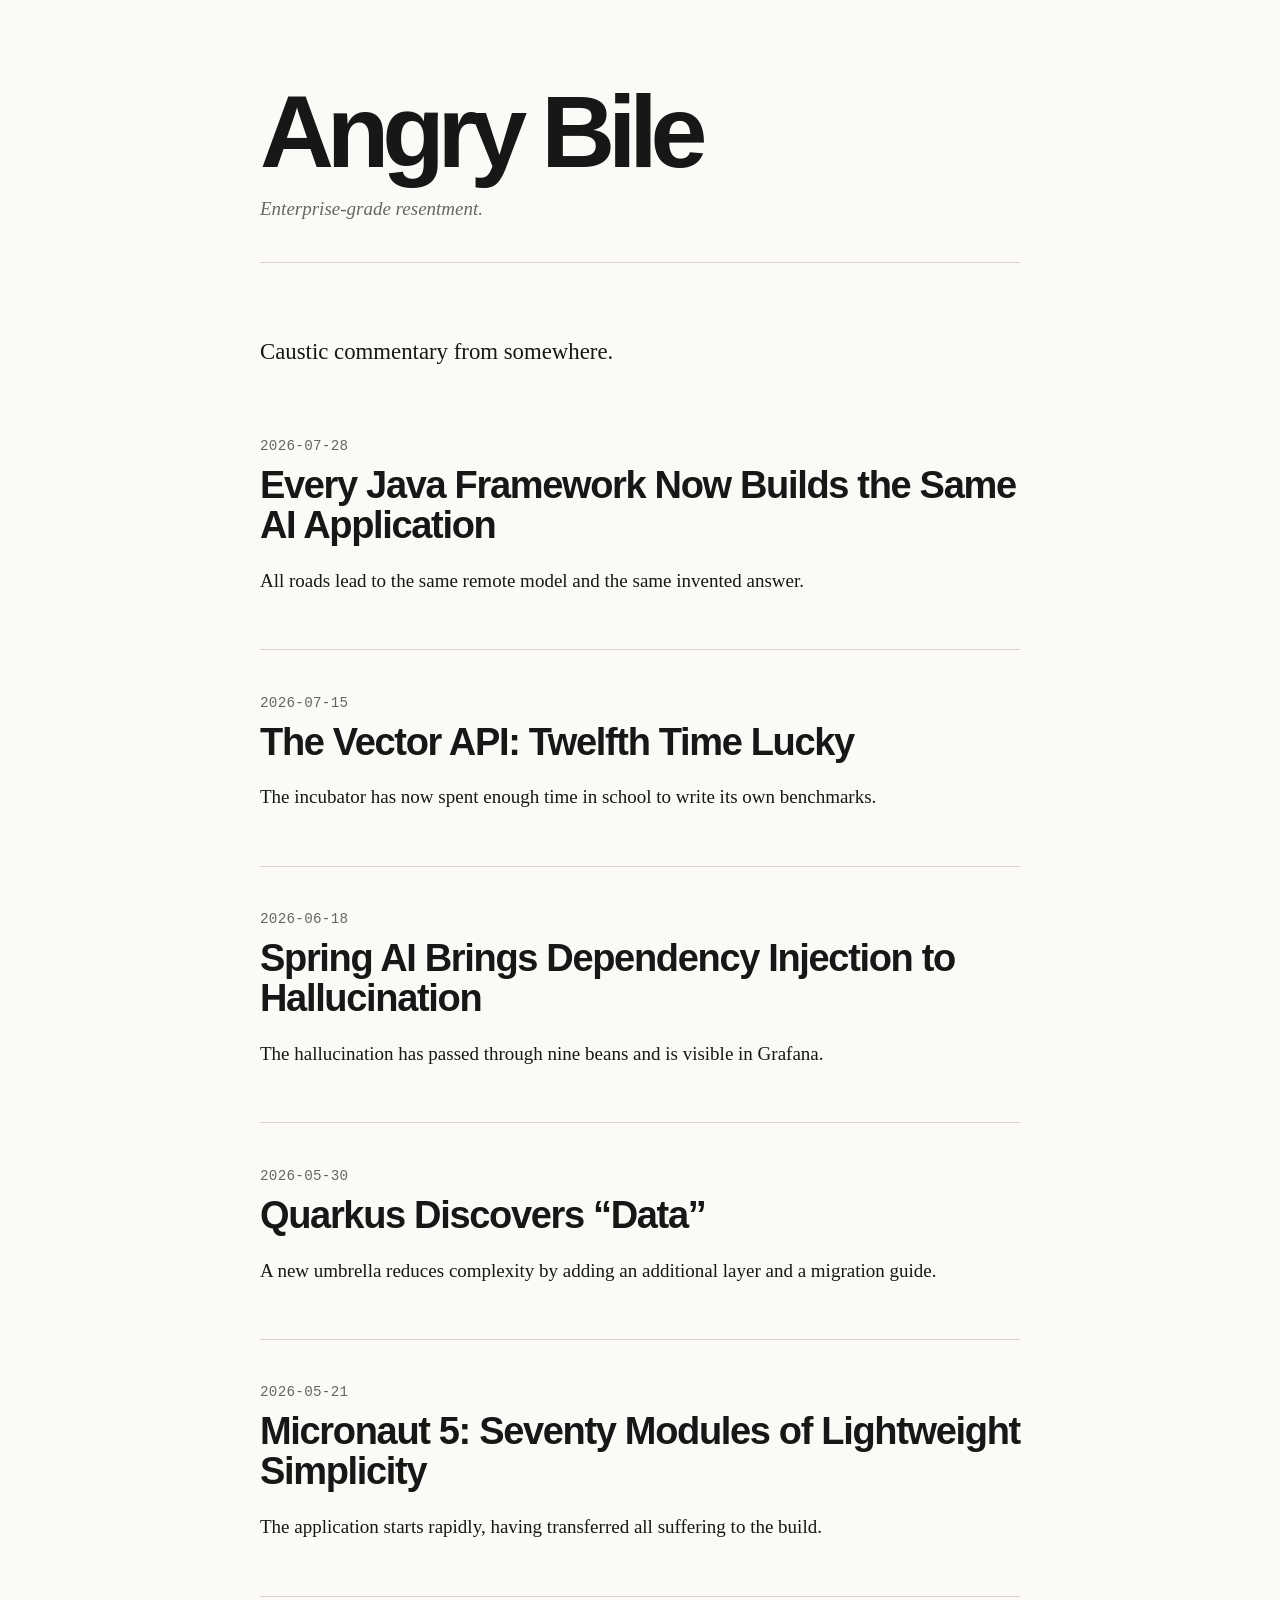
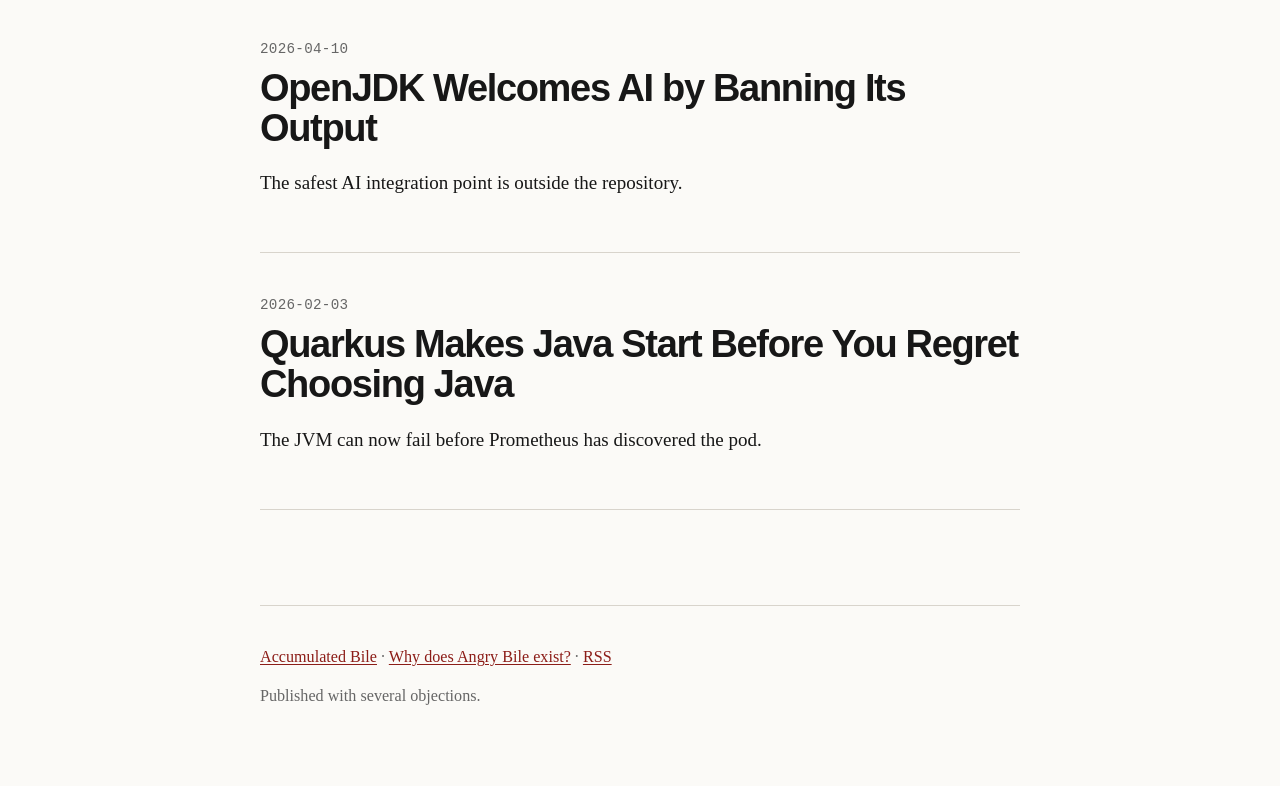
<file: index.html>
<!doctype html>
<html lang="en">
<head>
  <meta charset="utf-8">
  <meta name="viewport" content="width=device-width, initial-scale=1">
  <title>Angry Bile</title>
  <meta name="description" content="Caustic commentary from somewhere inside the JVM.">
  <link rel="canonical" href="https://angrybile.github.io/">
  <meta property="og:title" content="Angry Bile">
  <meta property="og:description" content="Caustic commentary from somewhere inside the JVM.">
  <meta property="og:url" content="https://angrybile.github.io/">
  <meta property="og:type" content="website">
  <link rel="icon" href="/images/favicon.svg" type="image/svg+xml">
  <link rel="icon" href="/images/favicon.ico" sizes="32x32">
  <link rel="apple-touch-icon" href="/images/apple-touch-icon.png">
  <link rel="alternate" type="application/rss+xml" title="Angry Bile RSS" href="/rss.xml">
  <link rel="stylesheet" href="/styles.css">
</head>
<body>
<header class="site-header"><a class="brand" href="/">Angry Bile</a><p>Enterprise-grade resentment.</p></header>
<main>
  <section class="intro"><p>Caustic commentary from somewhere.</p>

</section>
  <div class="post-list">
    <article class="post-card">
      <time datetime="2026-07-28">2026-07-28</time>
      <h2><a href="/posts/every-framework-same-ai-app/">Every Java Framework Now Builds the Same AI Application</a></h2>
      <p>All roads lead to the same remote model and the same invented answer.</p>
    </article>
    <article class="post-card">
      <time datetime="2026-07-15">2026-07-15</time>
      <h2><a href="/posts/vector-api-twelfth-time-lucky/">The Vector API: Twelfth Time Lucky</a></h2>
      <p>The incubator has now spent enough time in school to write its own benchmarks.</p>
    </article>
    <article class="post-card">
      <time datetime="2026-06-18">2026-06-18</time>
      <h2><a href="/posts/spring-ai-dependency-injection-hallucination/">Spring AI Brings Dependency Injection to Hallucination</a></h2>
      <p>The hallucination has passed through nine beans and is visible in Grafana.</p>
    </article>
    <article class="post-card">
      <time datetime="2026-05-30">2026-05-30</time>
      <h2><a href="/posts/quarkus-discovers-data/">Quarkus Discovers “Data”</a></h2>
      <p>A new umbrella reduces complexity by adding an additional layer and a migration guide.</p>
    </article>
    <article class="post-card">
      <time datetime="2026-05-21">2026-05-21</time>
      <h2><a href="/posts/micronaut-5-lightweight-simplicity/">Micronaut 5: Seventy Modules of Lightweight Simplicity</a></h2>
      <p>The application starts rapidly, having transferred all suffering to the build.</p>
    </article>
    <article class="post-card">
      <time datetime="2026-04-10">2026-04-10</time>
      <h2><a href="/posts/openjdk-welcomes-ai-by-banning-output/">OpenJDK Welcomes AI by Banning Its Output</a></h2>
      <p>The safest AI integration point is outside the repository.</p>
    </article>
    <article class="post-card">
      <time datetime="2026-02-03">2026-02-03</time>
      <h2><a href="/posts/quarkus-starts-before-regret/">Quarkus Makes Java Start Before You Regret Choosing Java</a></h2>
      <p>The JVM can now fail before Prometheus has discovered the pod.</p>
    </article>
  </div>
</main>
<footer><a href="/archive/">Accumulated Bile</a> · <a href="/about/">Why does Angry Bile exist?</a> · <a href="/rss.xml">RSS</a><p>Published with several objections.</p></footer>

</body>
</html>
</file>
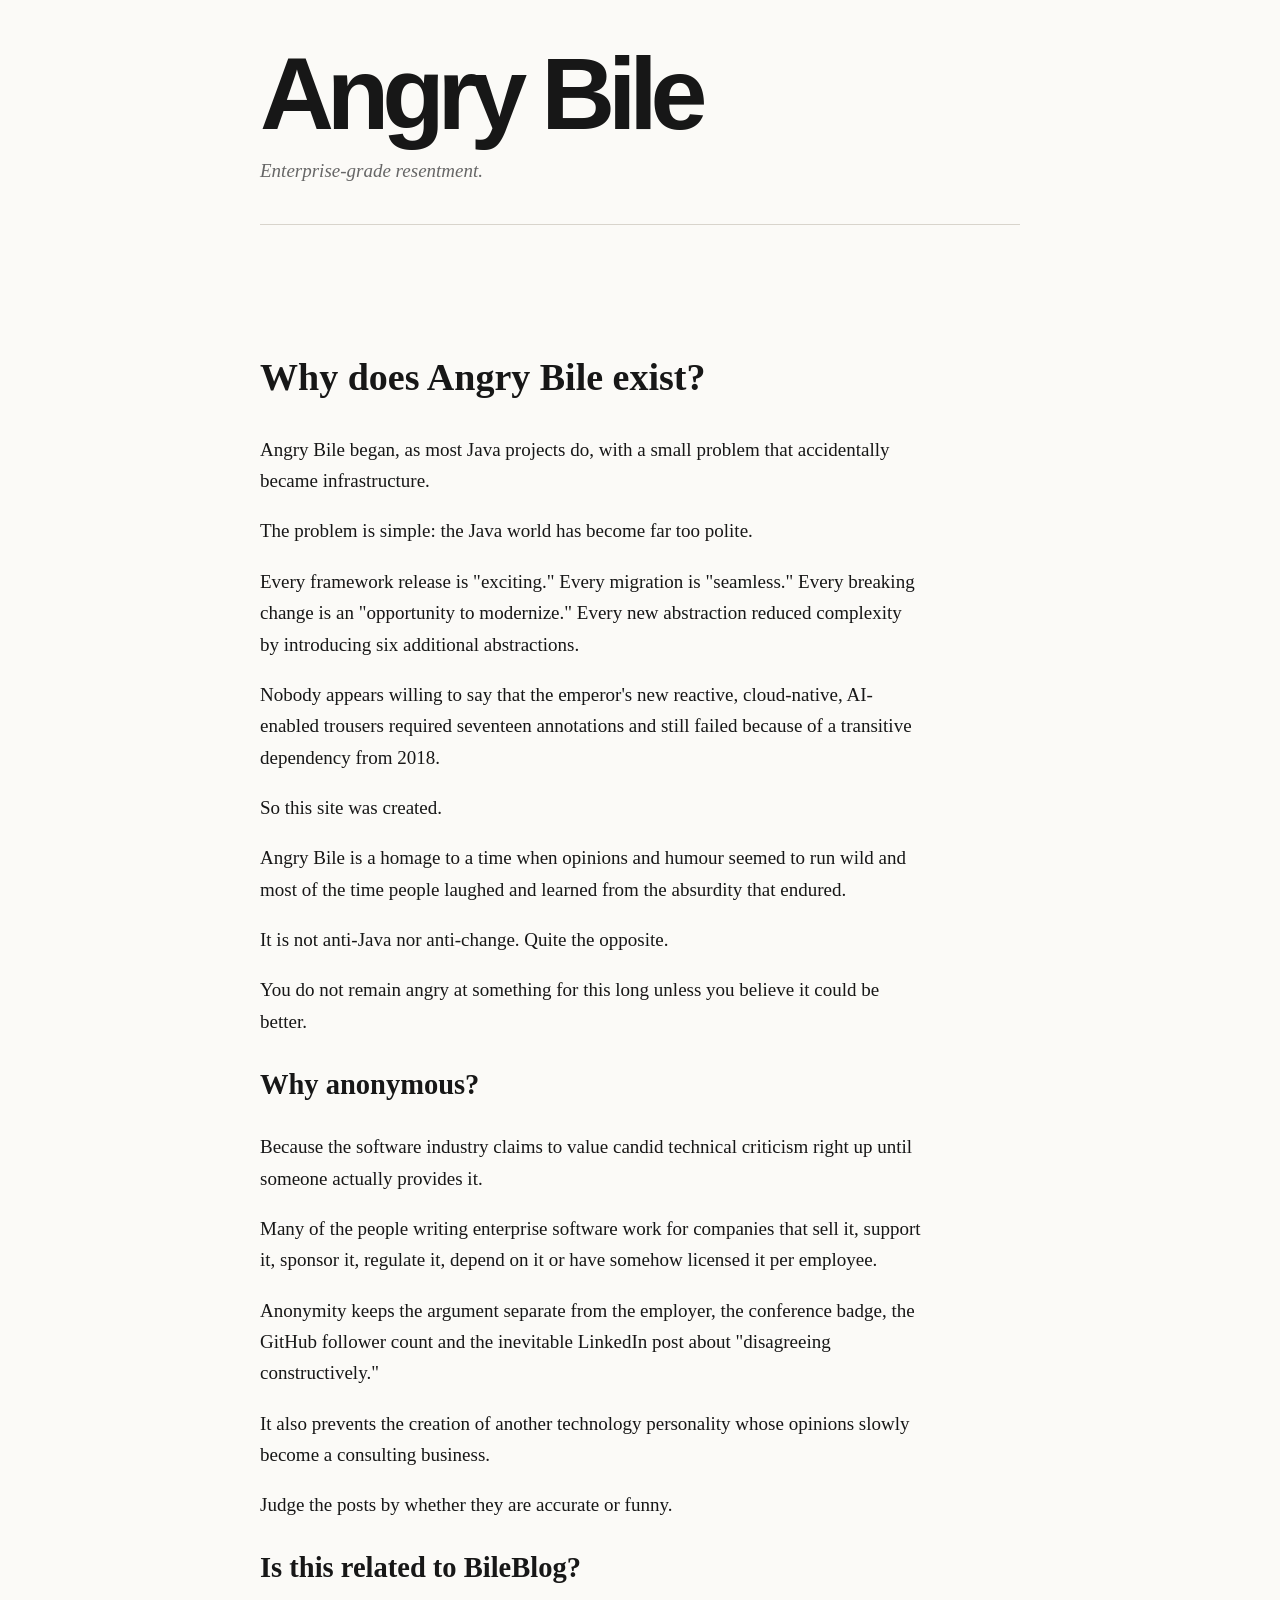
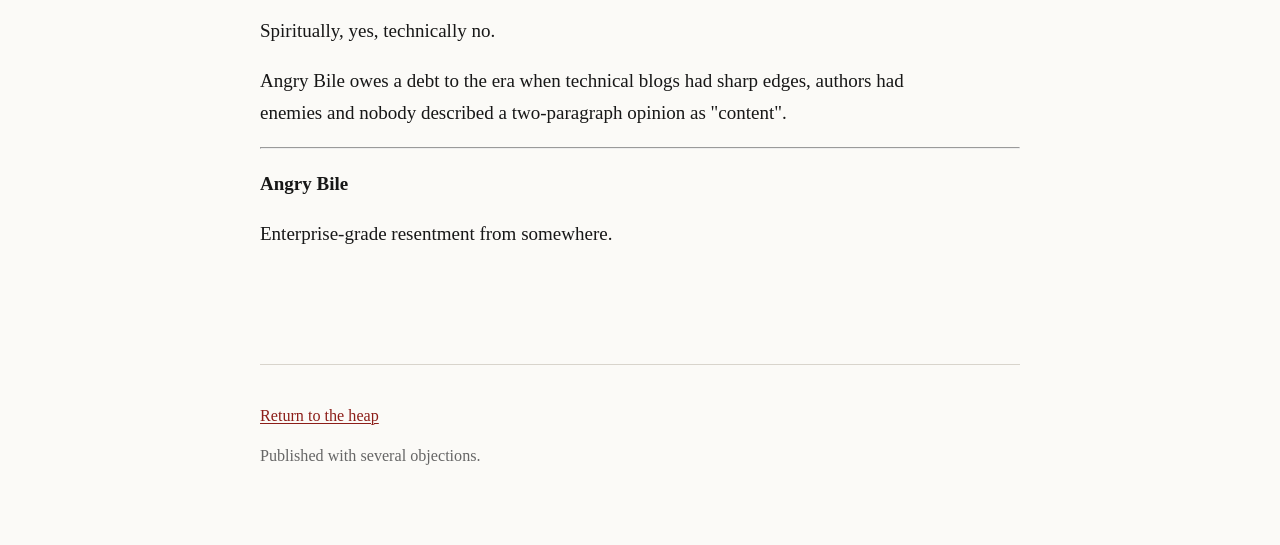
<file: about/index.html>
<!doctype html>
<html lang="en">
<head>
  <meta charset="utf-8">
  <meta name="viewport" content="width=device-width, initial-scale=1">
  <title>Why does Angry Bile exist?</title>
  <meta name="description" content="Why Angry Bile exists, why it is anonymous and what deserves its resentment.">
  <link rel="canonical" href="https://angrybile.github.io/about/">
  <meta property="og:title" content="Why does Angry Bile exist?">
  <meta property="og:description" content="Why Angry Bile exists, why it is anonymous and what deserves its resentment.">
  <meta property="og:url" content="https://angrybile.github.io/about/">
  <meta property="og:type" content="website">
  <link rel="icon" href="/images/favicon.svg" type="image/svg+xml">
  <link rel="icon" href="/images/favicon.ico" sizes="32x32">
  <link rel="apple-touch-icon" href="/images/apple-touch-icon.png">
  <link rel="alternate" type="application/rss+xml" title="Angry Bile RSS" href="/rss.xml">
  <link rel="stylesheet" href="/styles.css">
</head>
<body>
<header class="site-header compact"><a class="brand" href="/">Angry Bile</a><p>Enterprise-grade resentment.</p></header>
<main class="prose"><h1>Why does Angry Bile exist?</h1><p>Angry Bile began, as most Java projects do, with a small problem that accidentally became infrastructure.</p>
<p>The problem is simple: the Java world has become far too polite.</p>
<p>Every framework release is &quot;exciting.&quot;
Every migration is &quot;seamless.&quot;
Every breaking change is an &quot;opportunity to modernize.&quot;
Every new abstraction reduced complexity by introducing six additional abstractions.</p>
<p>Nobody appears willing to say that the emperor's new reactive, cloud-native, AI-enabled trousers required seventeen annotations and still failed because of a transitive dependency from 2018.</p>
<p>So this site was created.</p>
<p>Angry Bile is a homage to a time when opinions and humour seemed to run wild and most of the time people laughed and learned from the absurdity that endured.</p>
<p>It is not anti-Java nor anti-change. Quite the opposite.</p>
<p>You do not remain angry at something for this long unless you believe it could be better.</p>
<h2 id="why-anonymous">Why anonymous?</h2>
<p>Because the software industry claims to value candid technical criticism right up until someone actually provides it.</p>
<p>Many of the people writing enterprise software work for companies that sell it, support it, sponsor it, regulate it, depend on it or have somehow licensed it per employee.</p>
<p>Anonymity keeps the argument separate from the employer, the conference badge, the GitHub follower count and the inevitable LinkedIn post about &quot;disagreeing constructively.&quot;</p>
<p>It also prevents the creation of another technology personality whose opinions slowly become a consulting business.</p>
<p>Judge the posts by whether they are accurate or funny.</p>
<h2 id="is-this-related-to-bileblog">Is this related to BileBlog?</h2>
<p>Spiritually, yes, technically no.</p>
<p>Angry Bile owes a debt to the era when technical blogs had sharp edges, authors had enemies and nobody described a two-paragraph opinion as &quot;content&quot;.</p>
<hr />
<p><strong>Angry Bile</strong></p>
<p>Enterprise-grade resentment from somewhere.</p>
</main>
<footer><a href="/">Return to the heap</a><p>Published with several objections.</p></footer>

</body>
</html>
</file>
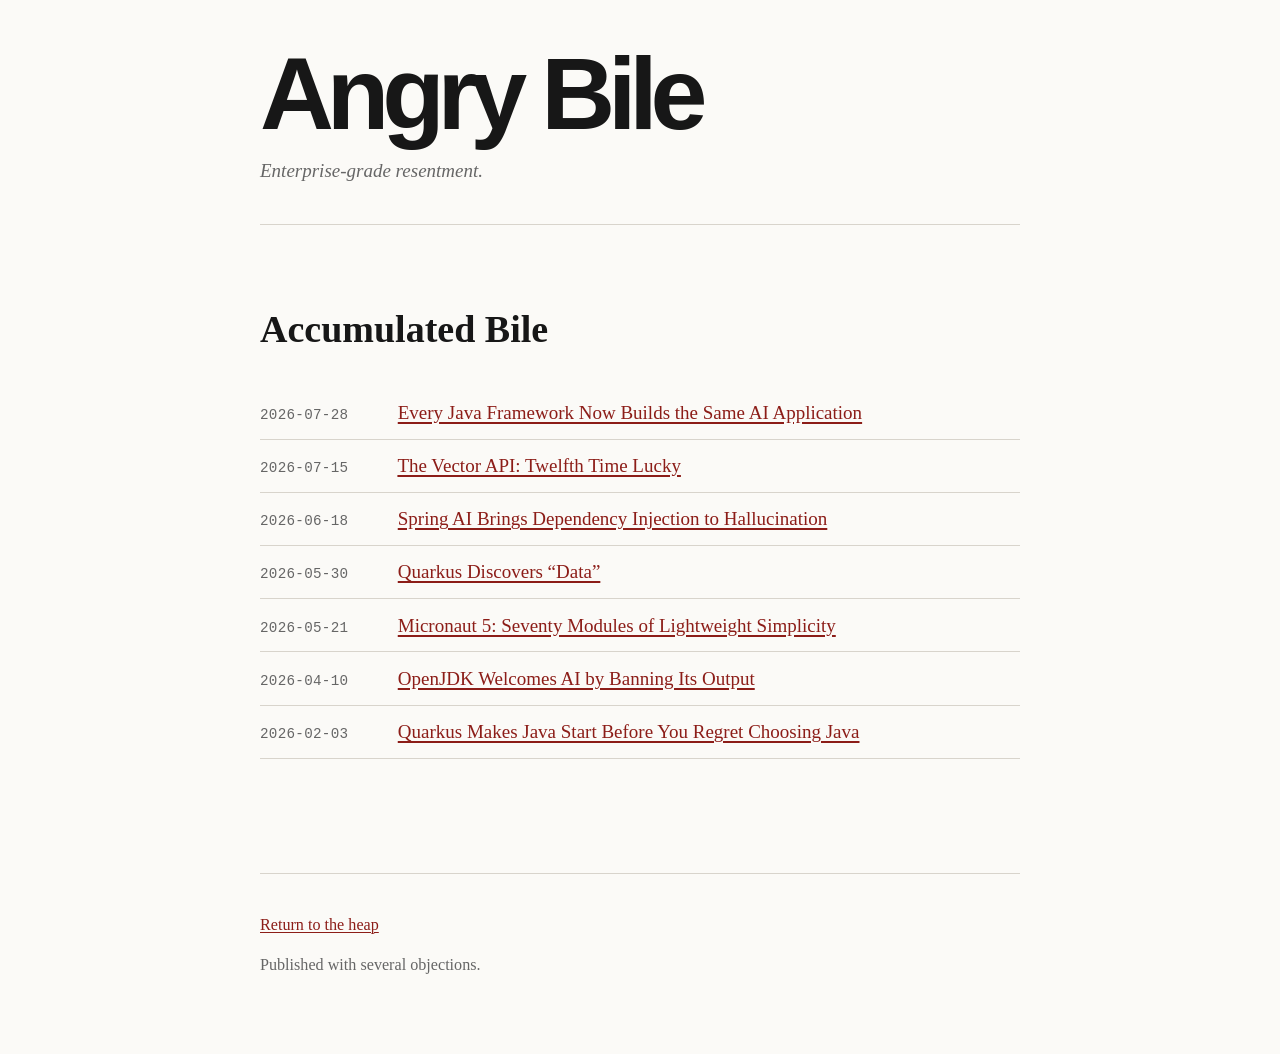
<file: archive/index.html>
<!doctype html>
<html lang="en">
<head>
  <meta charset="utf-8">
  <meta name="viewport" content="width=device-width, initial-scale=1">
  <title>Accumulated Bile</title>
  <meta name="description" content="Every objection filed so far.">
  <link rel="canonical" href="https://angrybile.github.io/archive/">
  <meta property="og:title" content="Accumulated Bile">
  <meta property="og:description" content="Every objection filed so far.">
  <meta property="og:url" content="https://angrybile.github.io/archive/">
  <meta property="og:type" content="website">
  <link rel="icon" href="/images/favicon.svg" type="image/svg+xml">
  <link rel="icon" href="/images/favicon.ico" sizes="32x32">
  <link rel="apple-touch-icon" href="/images/apple-touch-icon.png">
  <link rel="alternate" type="application/rss+xml" title="Angry Bile RSS" href="/rss.xml">
  <link rel="stylesheet" href="/styles.css">
</head>
<body>
<header class="site-header compact"><a class="brand" href="/">Angry Bile</a><p>Enterprise-grade resentment.</p></header>
<main><h1>Accumulated Bile</h1><ul class="archive"><li><time>2026-07-28</time> <a href="/posts/every-framework-same-ai-app/">Every Java Framework Now Builds the Same AI Application</a></li><li><time>2026-07-15</time> <a href="/posts/vector-api-twelfth-time-lucky/">The Vector API: Twelfth Time Lucky</a></li><li><time>2026-06-18</time> <a href="/posts/spring-ai-dependency-injection-hallucination/">Spring AI Brings Dependency Injection to Hallucination</a></li><li><time>2026-05-30</time> <a href="/posts/quarkus-discovers-data/">Quarkus Discovers “Data”</a></li><li><time>2026-05-21</time> <a href="/posts/micronaut-5-lightweight-simplicity/">Micronaut 5: Seventy Modules of Lightweight Simplicity</a></li><li><time>2026-04-10</time> <a href="/posts/openjdk-welcomes-ai-by-banning-output/">OpenJDK Welcomes AI by Banning Its Output</a></li><li><time>2026-02-03</time> <a href="/posts/quarkus-starts-before-regret/">Quarkus Makes Java Start Before You Regret Choosing Java</a></li></ul></main>
<footer><a href="/">Return to the heap</a><p>Published with several objections.</p></footer>

</body>
</html>
</file>
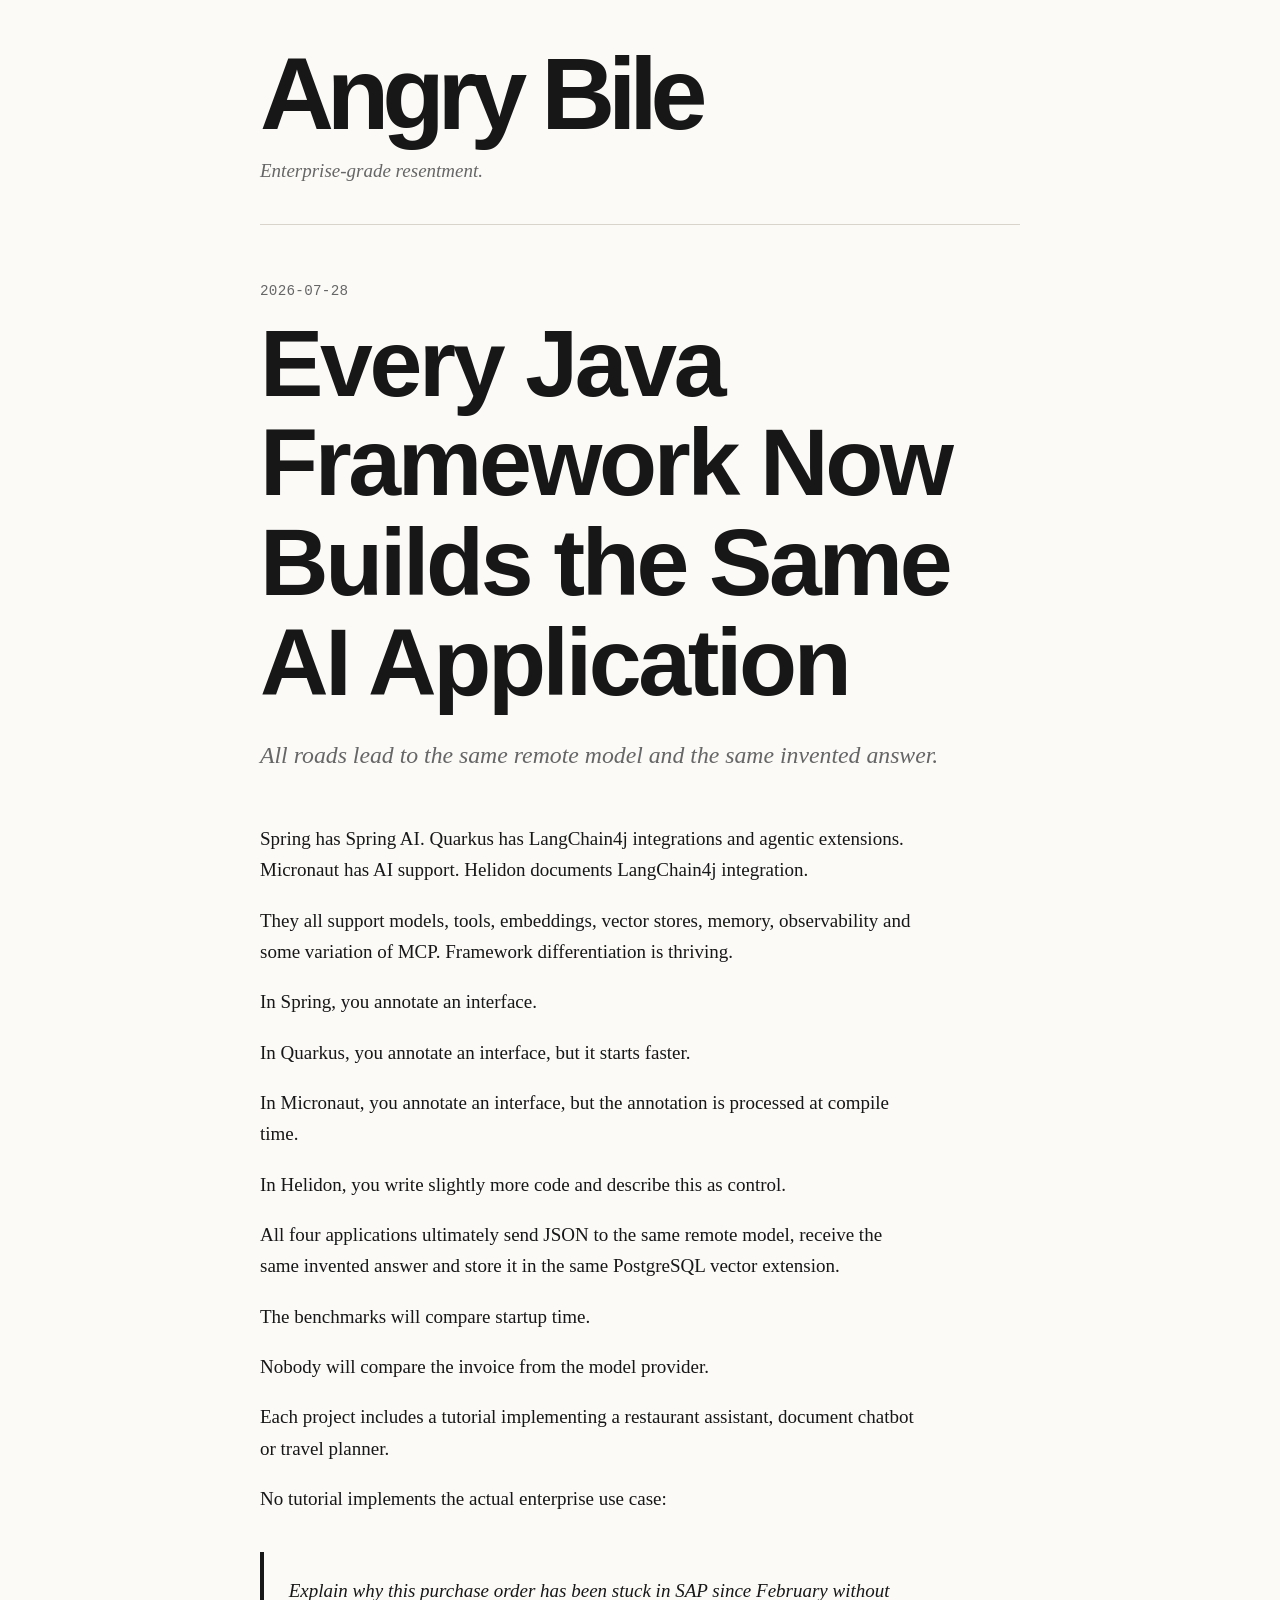
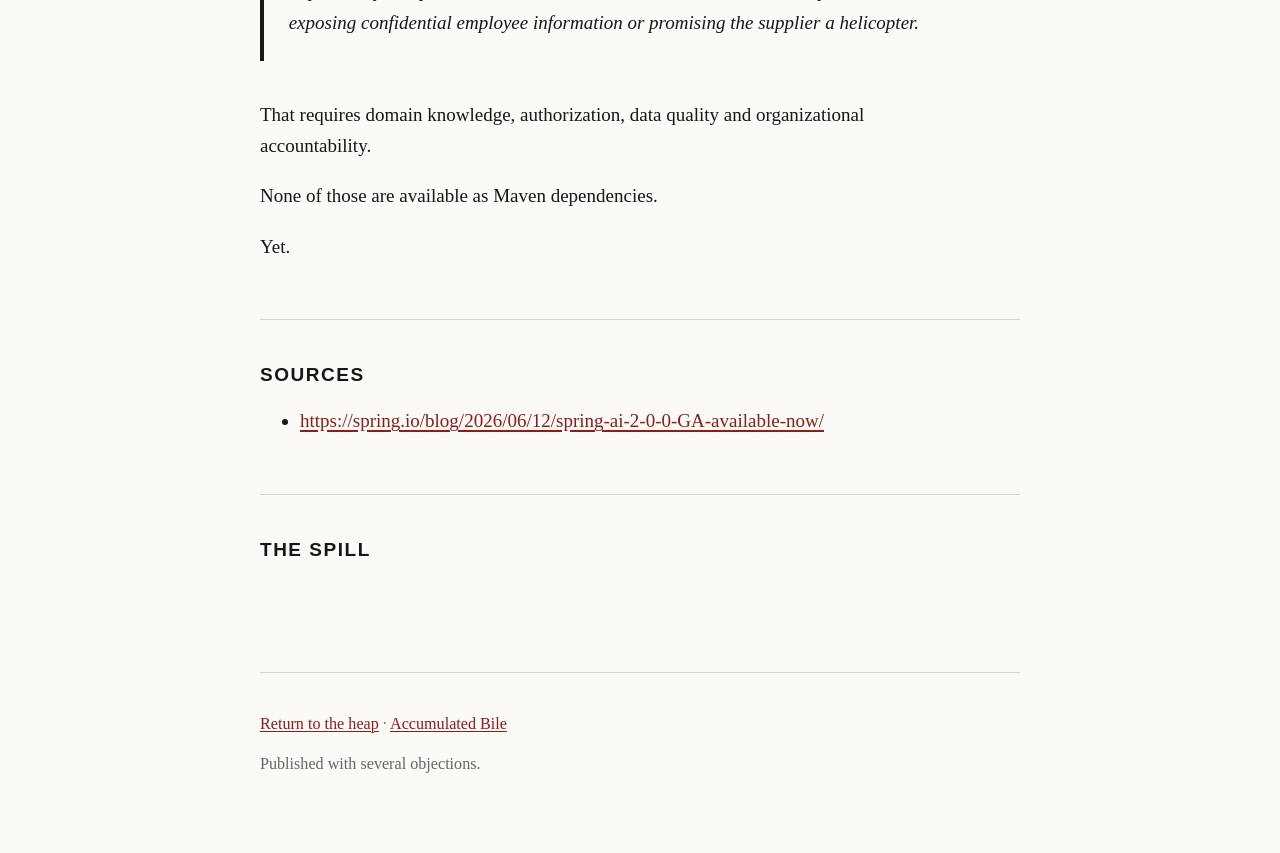
<file: posts/every-framework-same-ai-app/index.html>
<!doctype html>
<html lang="en">
<head>
  <meta charset="utf-8">
  <meta name="viewport" content="width=device-width, initial-scale=1">
  <title>Every Java Framework Now Builds the Same AI Application</title>
  <meta name="description" content="All roads lead to the same remote model and the same invented answer.">
  <link rel="canonical" href="https://angrybile.github.io/posts/every-framework-same-ai-app/">
  <meta property="og:title" content="Every Java Framework Now Builds the Same AI Application">
  <meta property="og:description" content="All roads lead to the same remote model and the same invented answer.">
  <meta property="og:url" content="https://angrybile.github.io/posts/every-framework-same-ai-app/">
  <meta property="og:type" content="website">
  <link rel="icon" href="/images/favicon.svg" type="image/svg+xml">
  <link rel="icon" href="/images/favicon.ico" sizes="32x32">
  <link rel="apple-touch-icon" href="/images/apple-touch-icon.png">
  <link rel="alternate" type="application/rss+xml" title="Angry Bile RSS" href="/rss.xml">
  <link rel="stylesheet" href="/styles.css">
</head>
<body>
<header class="site-header compact"><a class="brand" href="/">Angry Bile</a><p>Enterprise-grade resentment.</p></header>
<main>
<article class="post">
  <time datetime="2026-07-28">2026-07-28</time>
  <h1>Every Java Framework Now Builds the Same AI Application</h1>
  <p class="dek">All roads lead to the same remote model and the same invented answer.</p>
  <div class="prose"><p>Spring has Spring AI. Quarkus has LangChain4j integrations and agentic extensions. Micronaut has AI support. Helidon documents LangChain4j integration.</p>
<p>They all support models, tools, embeddings, vector stores, memory, observability and some variation of MCP. Framework differentiation is thriving.</p>
<p>In Spring, you annotate an interface.</p>
<p>In Quarkus, you annotate an interface, but it starts faster.</p>
<p>In Micronaut, you annotate an interface, but the annotation is processed at compile time.</p>
<p>In Helidon, you write slightly more code and describe this as control.</p>
<p>All four applications ultimately send JSON to the same remote model, receive the same invented answer and store it in the same PostgreSQL vector extension.</p>
<p>The benchmarks will compare startup time.</p>
<p>Nobody will compare the invoice from the model provider.</p>
<p>Each project includes a tutorial implementing a restaurant assistant, document chatbot or travel planner.</p>
<p>No tutorial implements the actual enterprise use case:</p>
<blockquote>
<p>Explain why this purchase order has been stuck in SAP since February without exposing confidential employee information or promising the supplier a helicopter.</p>
</blockquote>
<p>That requires domain knowledge, authorization, data quality and organizational accountability.</p>
<p>None of those are available as Maven dependencies.</p>
<p>Yet.</p>
</div>
  <aside class="sources"><h2>Sources</h2><ul><li><a href="https://spring.io/blog/2026/06/12/spring-ai-2-0-0-GA-available-now/" rel="noreferrer">https://spring.io/blog/2026/06/12/spring-ai-2-0-0-GA-available-now/</a></li></ul></aside>
</article>
<section class="comments"><h2>The Spill</h2>
<script src="https://giscus.app/client.js" data-repo="angrybile/angrybile.github.io" data-repo-id="R_kgDOTqkPIg" data-category="Announcements" data-category-id="DIC_kwDOTqkPIs4DCevw" data-mapping="pathname" data-strict="1" data-reactions-enabled="1" data-emit-metadata="0" data-input-position="top" data-theme="preferred_color_scheme" data-lang="en" crossorigin="anonymous" async></script>
</section>
</main>
<footer><a href="/">Return to the heap</a> · <a href="/archive/">Accumulated Bile</a><p>Published with several objections.</p></footer>

</body>
</html>
</file>
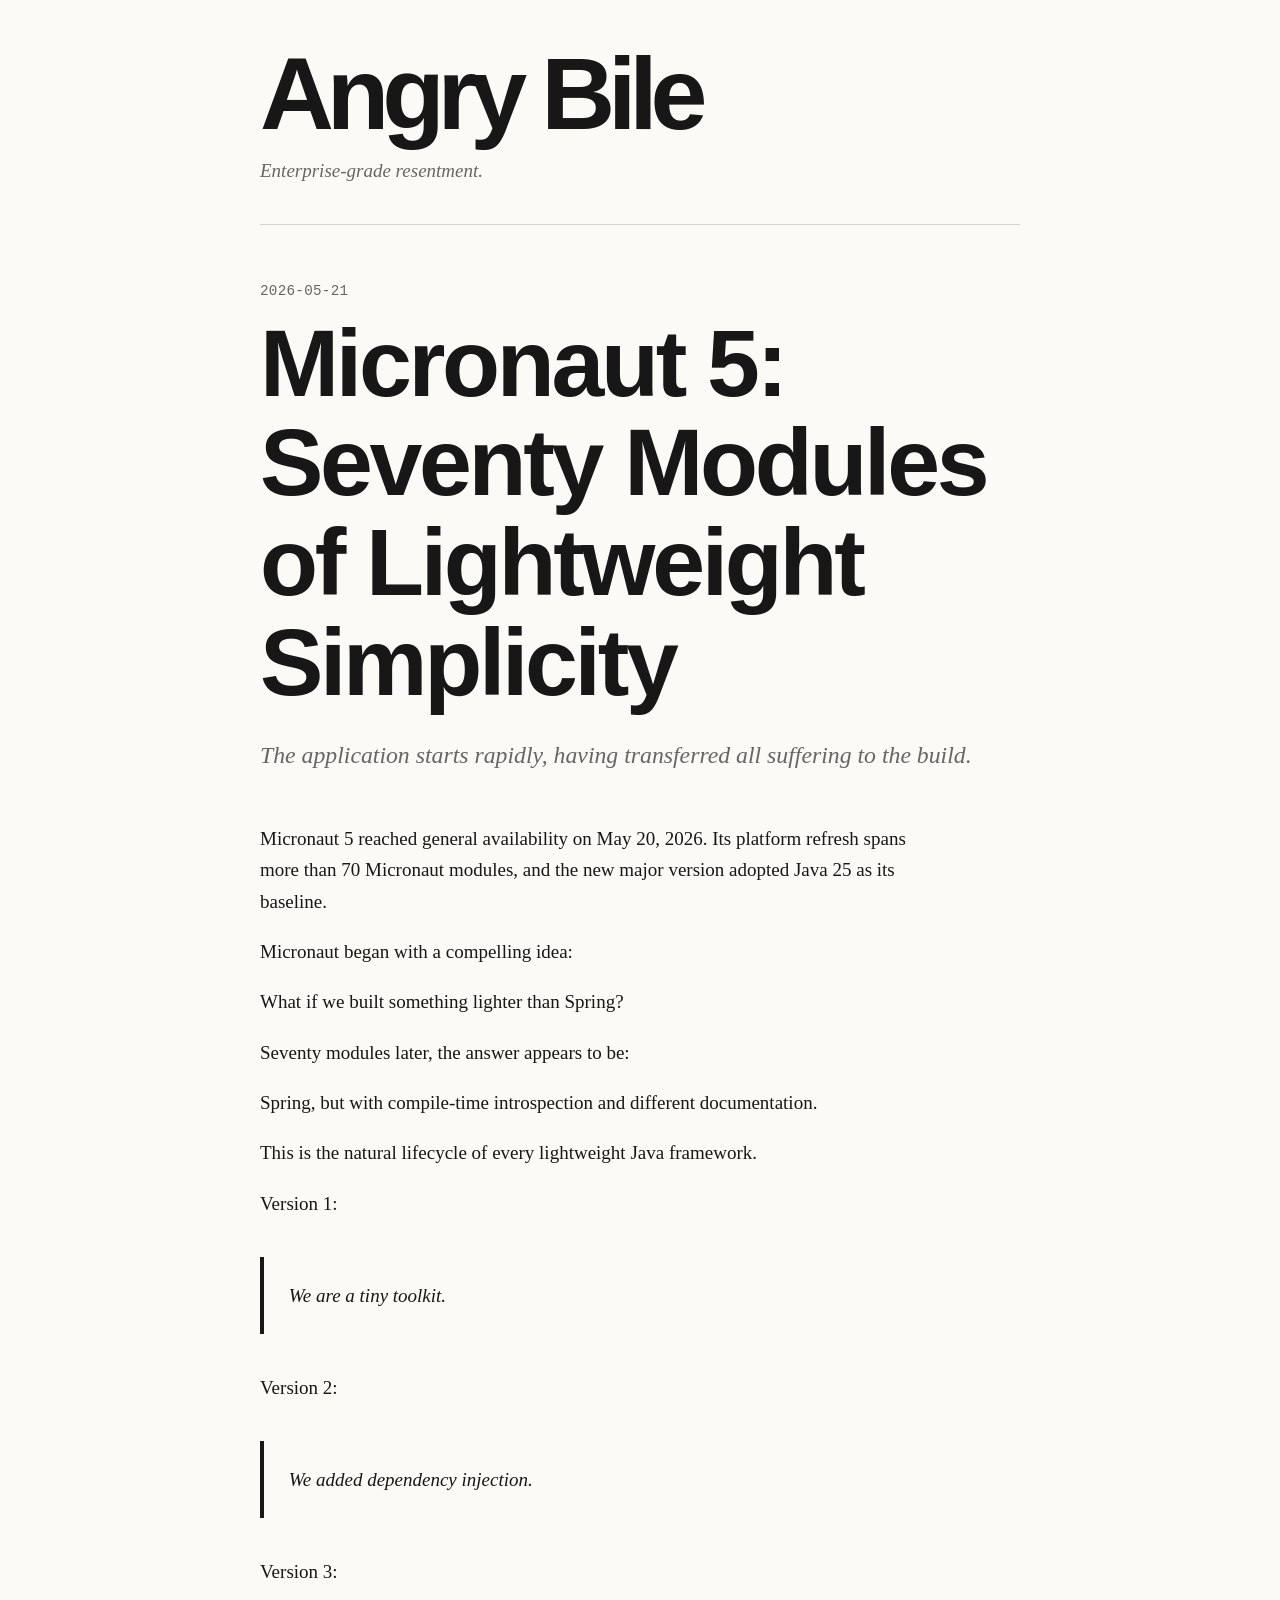
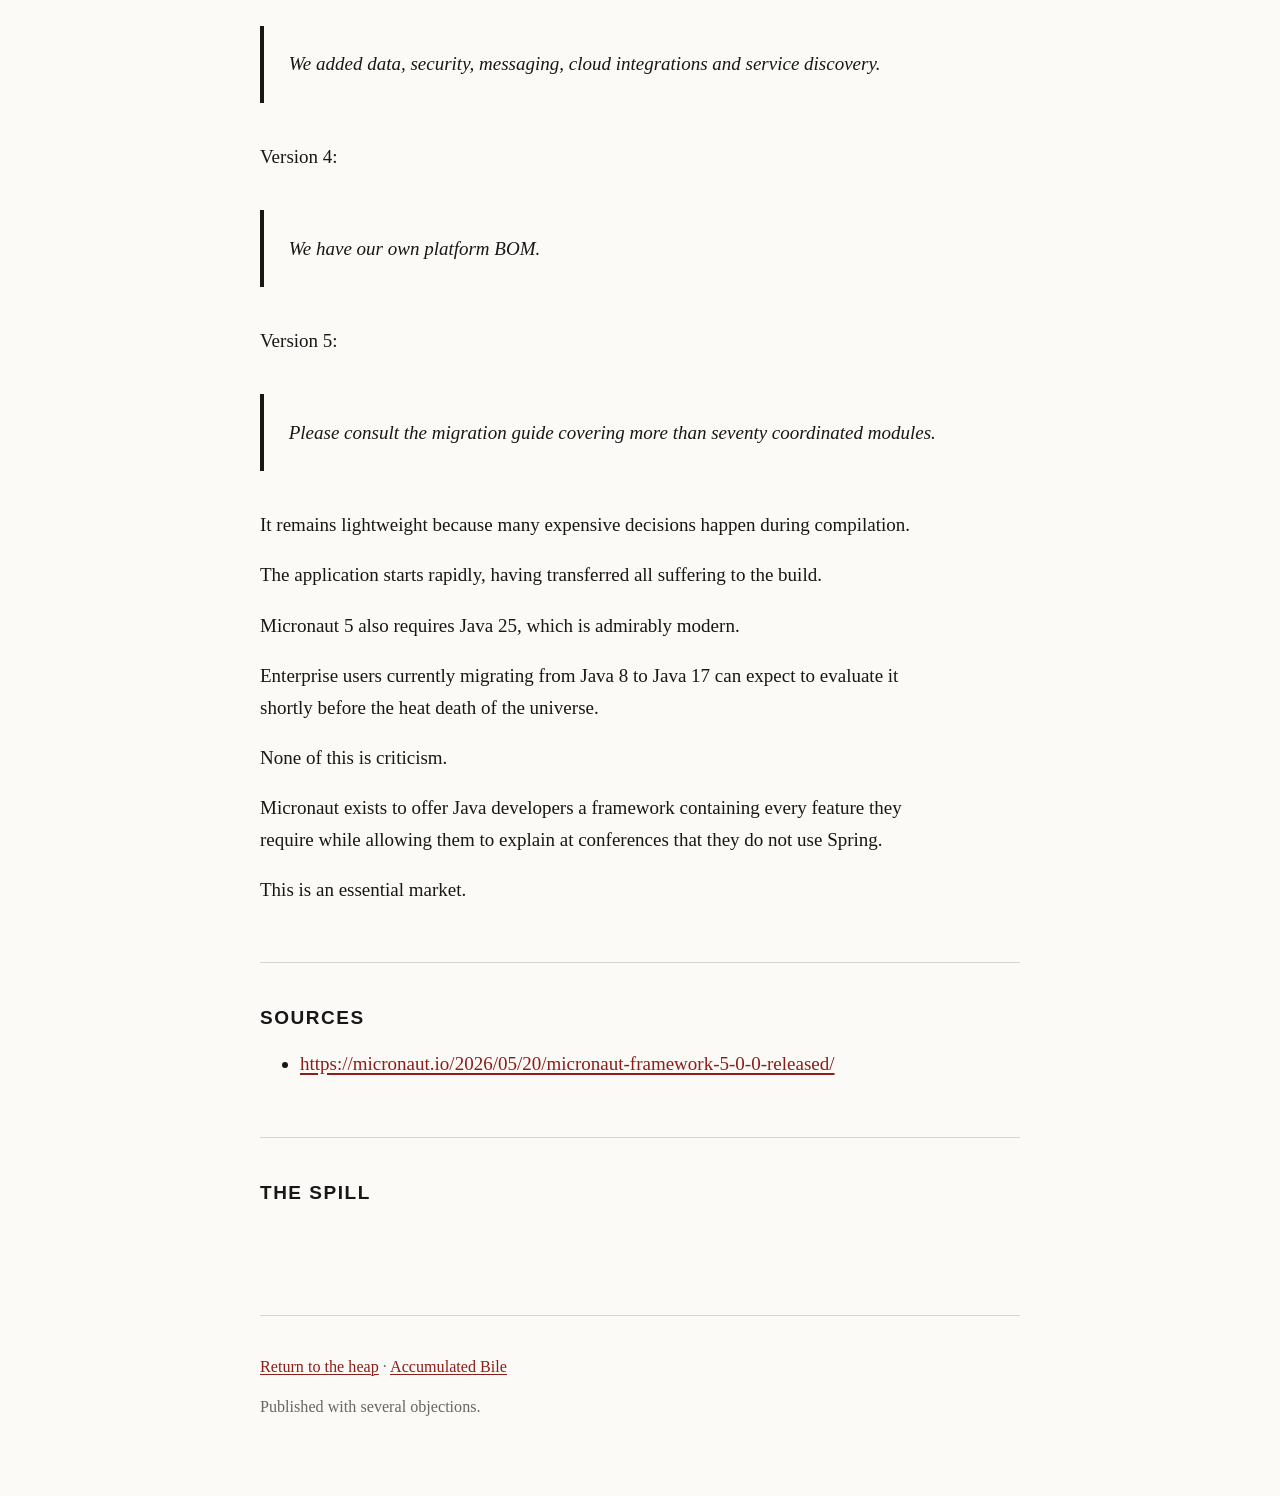
<file: posts/micronaut-5-lightweight-simplicity/index.html>
<!doctype html>
<html lang="en">
<head>
  <meta charset="utf-8">
  <meta name="viewport" content="width=device-width, initial-scale=1">
  <title>Micronaut 5: Seventy Modules of Lightweight Simplicity</title>
  <meta name="description" content="The application starts rapidly, having transferred all suffering to the build.">
  <link rel="canonical" href="https://angrybile.github.io/posts/micronaut-5-lightweight-simplicity/">
  <meta property="og:title" content="Micronaut 5: Seventy Modules of Lightweight Simplicity">
  <meta property="og:description" content="The application starts rapidly, having transferred all suffering to the build.">
  <meta property="og:url" content="https://angrybile.github.io/posts/micronaut-5-lightweight-simplicity/">
  <meta property="og:type" content="website">
  <link rel="icon" href="/images/favicon.svg" type="image/svg+xml">
  <link rel="icon" href="/images/favicon.ico" sizes="32x32">
  <link rel="apple-touch-icon" href="/images/apple-touch-icon.png">
  <link rel="alternate" type="application/rss+xml" title="Angry Bile RSS" href="/rss.xml">
  <link rel="stylesheet" href="/styles.css">
</head>
<body>
<header class="site-header compact"><a class="brand" href="/">Angry Bile</a><p>Enterprise-grade resentment.</p></header>
<main>
<article class="post">
  <time datetime="2026-05-21">2026-05-21</time>
  <h1>Micronaut 5: Seventy Modules of Lightweight Simplicity</h1>
  <p class="dek">The application starts rapidly, having transferred all suffering to the build.</p>
  <div class="prose"><p>Micronaut 5 reached general availability on May 20, 2026. Its platform refresh spans more than 70 Micronaut modules, and the new major version adopted Java 25 as its baseline.</p>
<p>Micronaut began with a compelling idea:</p>
<p>What if we built something lighter than Spring?</p>
<p>Seventy modules later, the answer appears to be:</p>
<p>Spring, but with compile-time introspection and different documentation.</p>
<p>This is the natural lifecycle of every lightweight Java framework.</p>
<p>Version 1:</p>
<blockquote>
<p>We are a tiny toolkit.</p>
</blockquote>
<p>Version 2:</p>
<blockquote>
<p>We added dependency injection.</p>
</blockquote>
<p>Version 3:</p>
<blockquote>
<p>We added data, security, messaging, cloud integrations and service discovery.</p>
</blockquote>
<p>Version 4:</p>
<blockquote>
<p>We have our own platform BOM.</p>
</blockquote>
<p>Version 5:</p>
<blockquote>
<p>Please consult the migration guide covering more than seventy coordinated modules.</p>
</blockquote>
<p>It remains lightweight because many expensive decisions happen during compilation.</p>
<p>The application starts rapidly, having transferred all suffering to the build.</p>
<p>Micronaut 5 also requires Java 25, which is admirably modern.</p>
<p>Enterprise users currently migrating from Java 8 to Java 17 can expect to evaluate it shortly before the heat death of the universe.</p>
<p>None of this is criticism.</p>
<p>Micronaut exists to offer Java developers a framework containing every feature they require while allowing them to explain at conferences that they do not use Spring.</p>
<p>This is an essential market.</p>
</div>
  <aside class="sources"><h2>Sources</h2><ul><li><a href="https://micronaut.io/2026/05/20/micronaut-framework-5-0-0-released/" rel="noreferrer">https://micronaut.io/2026/05/20/micronaut-framework-5-0-0-released/</a></li></ul></aside>
</article>
<section class="comments"><h2>The Spill</h2>
<script src="https://giscus.app/client.js" data-repo="angrybile/angrybile.github.io" data-repo-id="R_kgDOTqkPIg" data-category="Announcements" data-category-id="DIC_kwDOTqkPIs4DCevw" data-mapping="pathname" data-strict="1" data-reactions-enabled="1" data-emit-metadata="0" data-input-position="top" data-theme="preferred_color_scheme" data-lang="en" crossorigin="anonymous" async></script>
</section>
</main>
<footer><a href="/">Return to the heap</a> · <a href="/archive/">Accumulated Bile</a><p>Published with several objections.</p></footer>

</body>
</html>
</file>
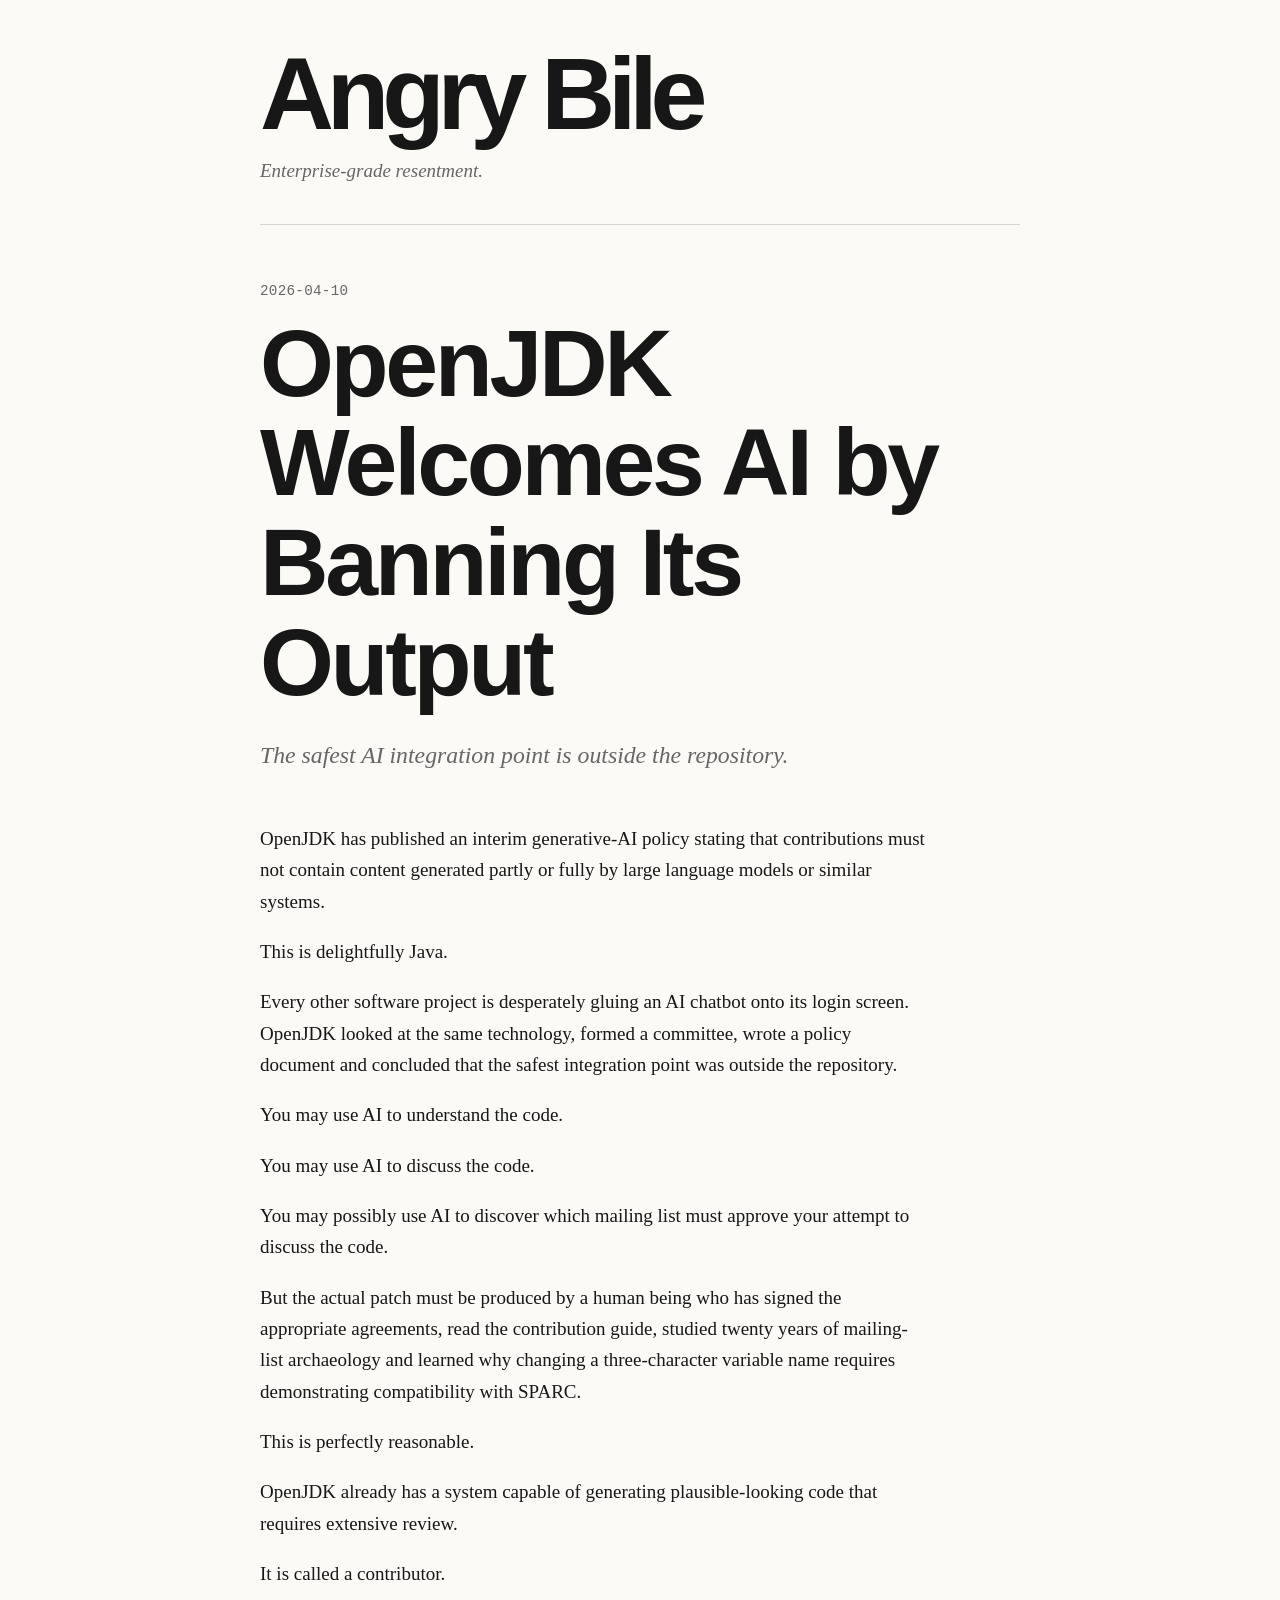
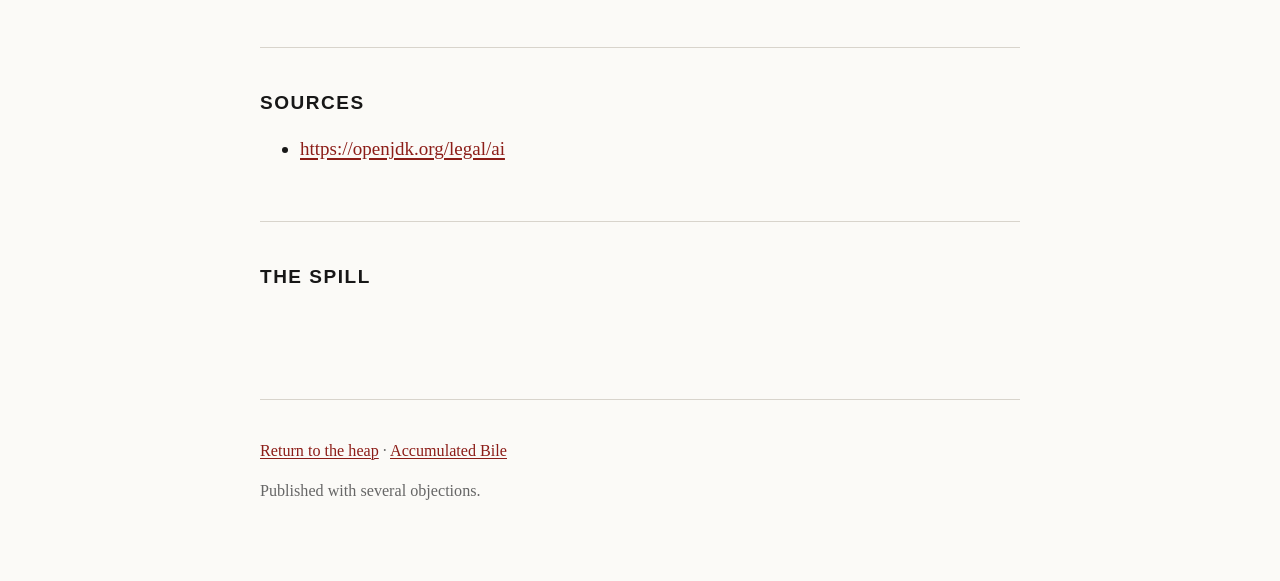
<file: posts/openjdk-welcomes-ai-by-banning-output/index.html>
<!doctype html>
<html lang="en">
<head>
  <meta charset="utf-8">
  <meta name="viewport" content="width=device-width, initial-scale=1">
  <title>OpenJDK Welcomes AI by Banning Its Output</title>
  <meta name="description" content="The safest AI integration point is outside the repository.">
  <link rel="canonical" href="https://angrybile.github.io/posts/openjdk-welcomes-ai-by-banning-output/">
  <meta property="og:title" content="OpenJDK Welcomes AI by Banning Its Output">
  <meta property="og:description" content="The safest AI integration point is outside the repository.">
  <meta property="og:url" content="https://angrybile.github.io/posts/openjdk-welcomes-ai-by-banning-output/">
  <meta property="og:type" content="website">
  <link rel="icon" href="/images/favicon.svg" type="image/svg+xml">
  <link rel="icon" href="/images/favicon.ico" sizes="32x32">
  <link rel="apple-touch-icon" href="/images/apple-touch-icon.png">
  <link rel="alternate" type="application/rss+xml" title="Angry Bile RSS" href="/rss.xml">
  <link rel="stylesheet" href="/styles.css">
</head>
<body>
<header class="site-header compact"><a class="brand" href="/">Angry Bile</a><p>Enterprise-grade resentment.</p></header>
<main>
<article class="post">
  <time datetime="2026-04-10">2026-04-10</time>
  <h1>OpenJDK Welcomes AI by Banning Its Output</h1>
  <p class="dek">The safest AI integration point is outside the repository.</p>
  <div class="prose"><p>OpenJDK has published an interim generative-AI policy stating that contributions must not contain content generated partly or fully by large language models or similar systems.</p>
<p>This is delightfully Java.</p>
<p>Every other software project is desperately gluing an AI chatbot onto its login screen. OpenJDK looked at the same technology, formed a committee, wrote a policy document and concluded that the safest integration point was outside the repository.</p>
<p>You may use AI to understand the code.</p>
<p>You may use AI to discuss the code.</p>
<p>You may possibly use AI to discover which mailing list must approve your attempt to discuss the code.</p>
<p>But the actual patch must be produced by a human being who has signed the appropriate agreements, read the contribution guide, studied twenty years of mailing-list archaeology and learned why changing a three-character variable name requires demonstrating compatibility with SPARC.</p>
<p>This is perfectly reasonable.</p>
<p>OpenJDK already has a system capable of generating plausible-looking code that requires extensive review.</p>
<p>It is called a contributor.</p>
</div>
  <aside class="sources"><h2>Sources</h2><ul><li><a href="https://openjdk.org/legal/ai" rel="noreferrer">https://openjdk.org/legal/ai</a></li></ul></aside>
</article>
<section class="comments"><h2>The Spill</h2>
<script src="https://giscus.app/client.js" data-repo="angrybile/angrybile.github.io" data-repo-id="R_kgDOTqkPIg" data-category="Announcements" data-category-id="DIC_kwDOTqkPIs4DCevw" data-mapping="pathname" data-strict="1" data-reactions-enabled="1" data-emit-metadata="0" data-input-position="top" data-theme="preferred_color_scheme" data-lang="en" crossorigin="anonymous" async></script>
</section>
</main>
<footer><a href="/">Return to the heap</a> · <a href="/archive/">Accumulated Bile</a><p>Published with several objections.</p></footer>

</body>
</html>
</file>
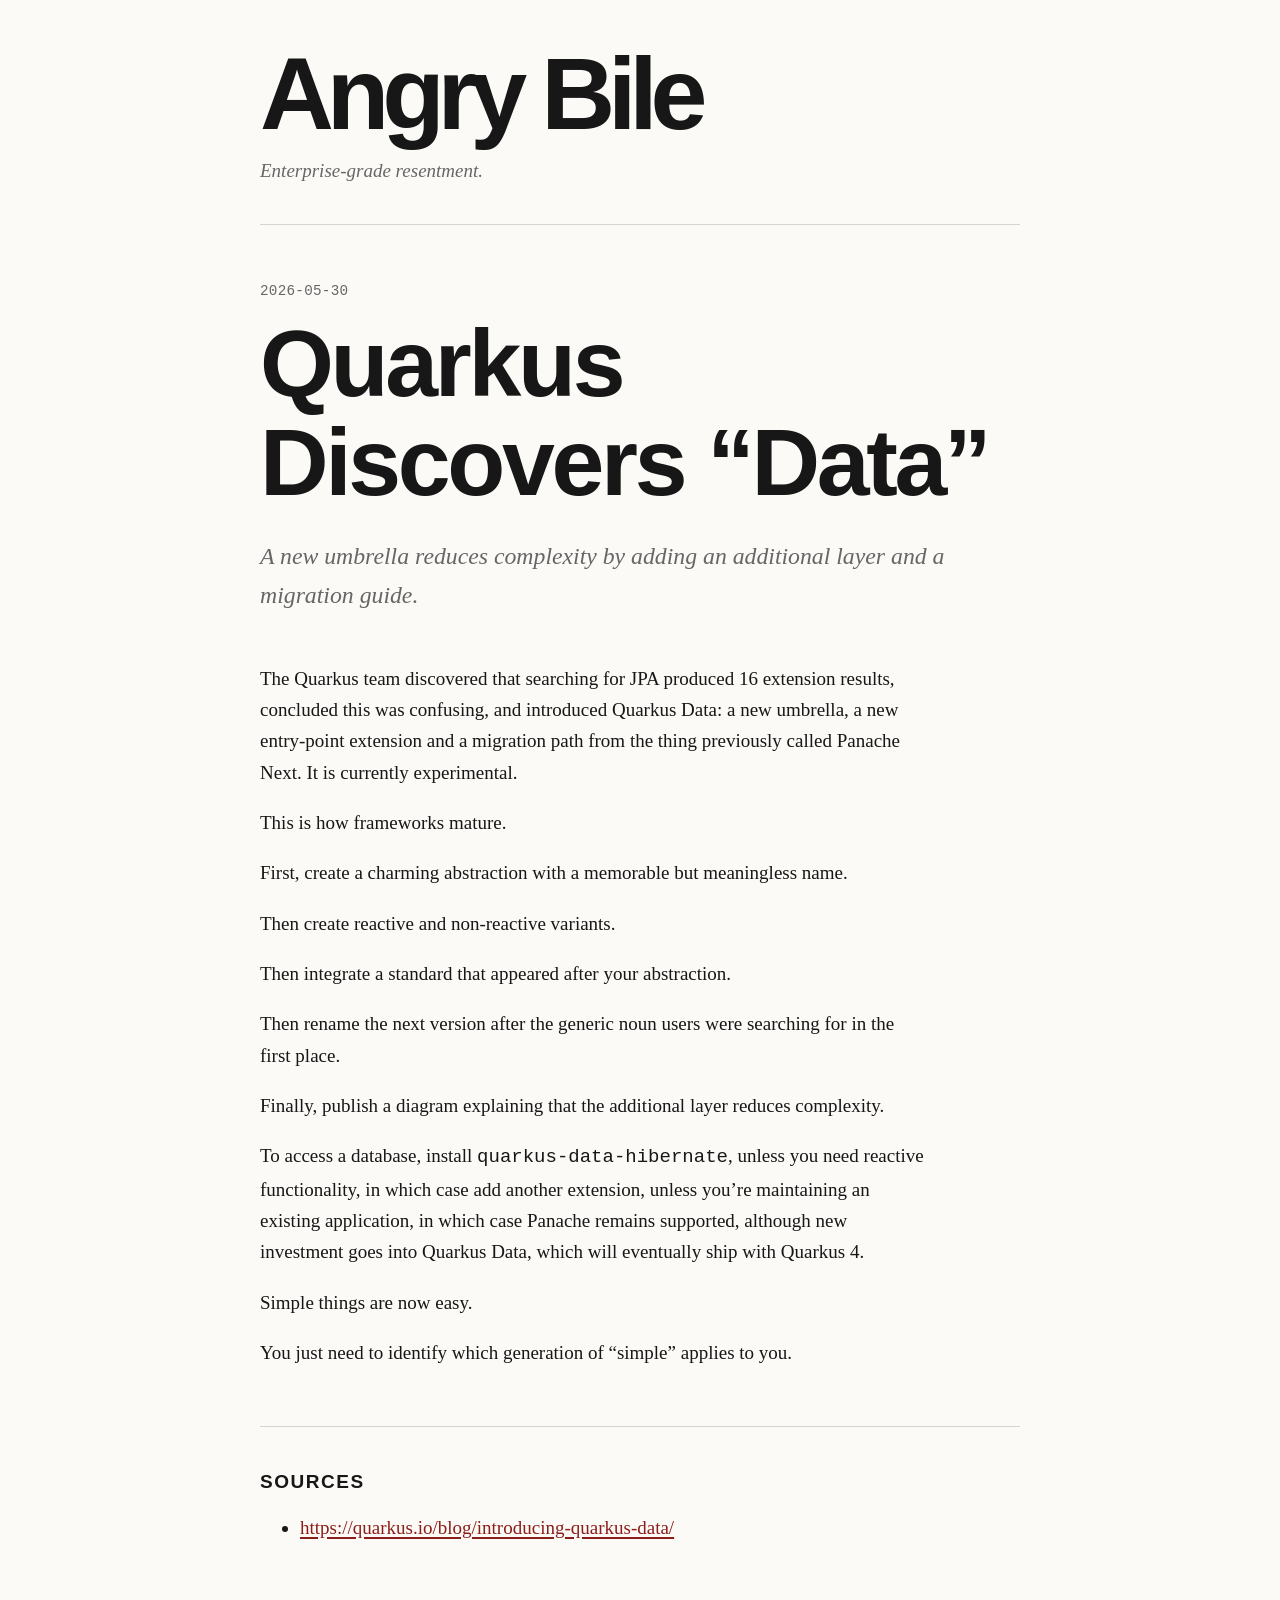
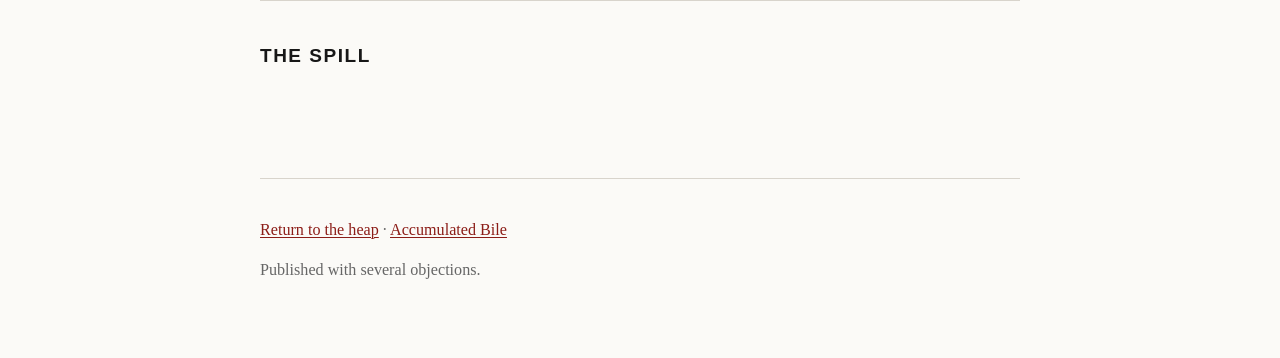
<file: posts/quarkus-discovers-data/index.html>
<!doctype html>
<html lang="en">
<head>
  <meta charset="utf-8">
  <meta name="viewport" content="width=device-width, initial-scale=1">
  <title>Quarkus Discovers “Data”</title>
  <meta name="description" content="A new umbrella reduces complexity by adding an additional layer and a migration guide.">
  <link rel="canonical" href="https://angrybile.github.io/posts/quarkus-discovers-data/">
  <meta property="og:title" content="Quarkus Discovers “Data”">
  <meta property="og:description" content="A new umbrella reduces complexity by adding an additional layer and a migration guide.">
  <meta property="og:url" content="https://angrybile.github.io/posts/quarkus-discovers-data/">
  <meta property="og:type" content="website">
  <link rel="icon" href="/images/favicon.svg" type="image/svg+xml">
  <link rel="icon" href="/images/favicon.ico" sizes="32x32">
  <link rel="apple-touch-icon" href="/images/apple-touch-icon.png">
  <link rel="alternate" type="application/rss+xml" title="Angry Bile RSS" href="/rss.xml">
  <link rel="stylesheet" href="/styles.css">
</head>
<body>
<header class="site-header compact"><a class="brand" href="/">Angry Bile</a><p>Enterprise-grade resentment.</p></header>
<main>
<article class="post">
  <time datetime="2026-05-30">2026-05-30</time>
  <h1>Quarkus Discovers “Data”</h1>
  <p class="dek">A new umbrella reduces complexity by adding an additional layer and a migration guide.</p>
  <div class="prose"><p>The Quarkus team discovered that searching for JPA produced 16 extension results, concluded this was confusing, and introduced Quarkus Data: a new umbrella, a new entry-point extension and a migration path from the thing previously called Panache Next. It is currently experimental.</p>
<p>This is how frameworks mature.</p>
<p>First, create a charming abstraction with a memorable but meaningless name.</p>
<p>Then create reactive and non-reactive variants.</p>
<p>Then integrate a standard that appeared after your abstraction.</p>
<p>Then rename the next version after the generic noun users were searching for in the first place.</p>
<p>Finally, publish a diagram explaining that the additional layer reduces complexity.</p>
<p>To access a database, install <code>quarkus-data-hibernate</code>, unless you need reactive functionality, in which case add another extension, unless you’re maintaining an existing application, in which case Panache remains supported, although new investment goes into Quarkus Data, which will eventually ship with Quarkus 4.</p>
<p>Simple things are now easy.</p>
<p>You just need to identify which generation of “simple” applies to you.</p>
</div>
  <aside class="sources"><h2>Sources</h2><ul><li><a href="https://quarkus.io/blog/introducing-quarkus-data/" rel="noreferrer">https://quarkus.io/blog/introducing-quarkus-data/</a></li></ul></aside>
</article>
<section class="comments"><h2>The Spill</h2>
<script src="https://giscus.app/client.js" data-repo="angrybile/angrybile.github.io" data-repo-id="R_kgDOTqkPIg" data-category="Announcements" data-category-id="DIC_kwDOTqkPIs4DCevw" data-mapping="pathname" data-strict="1" data-reactions-enabled="1" data-emit-metadata="0" data-input-position="top" data-theme="preferred_color_scheme" data-lang="en" crossorigin="anonymous" async></script>
</section>
</main>
<footer><a href="/">Return to the heap</a> · <a href="/archive/">Accumulated Bile</a><p>Published with several objections.</p></footer>

</body>
</html>
</file>
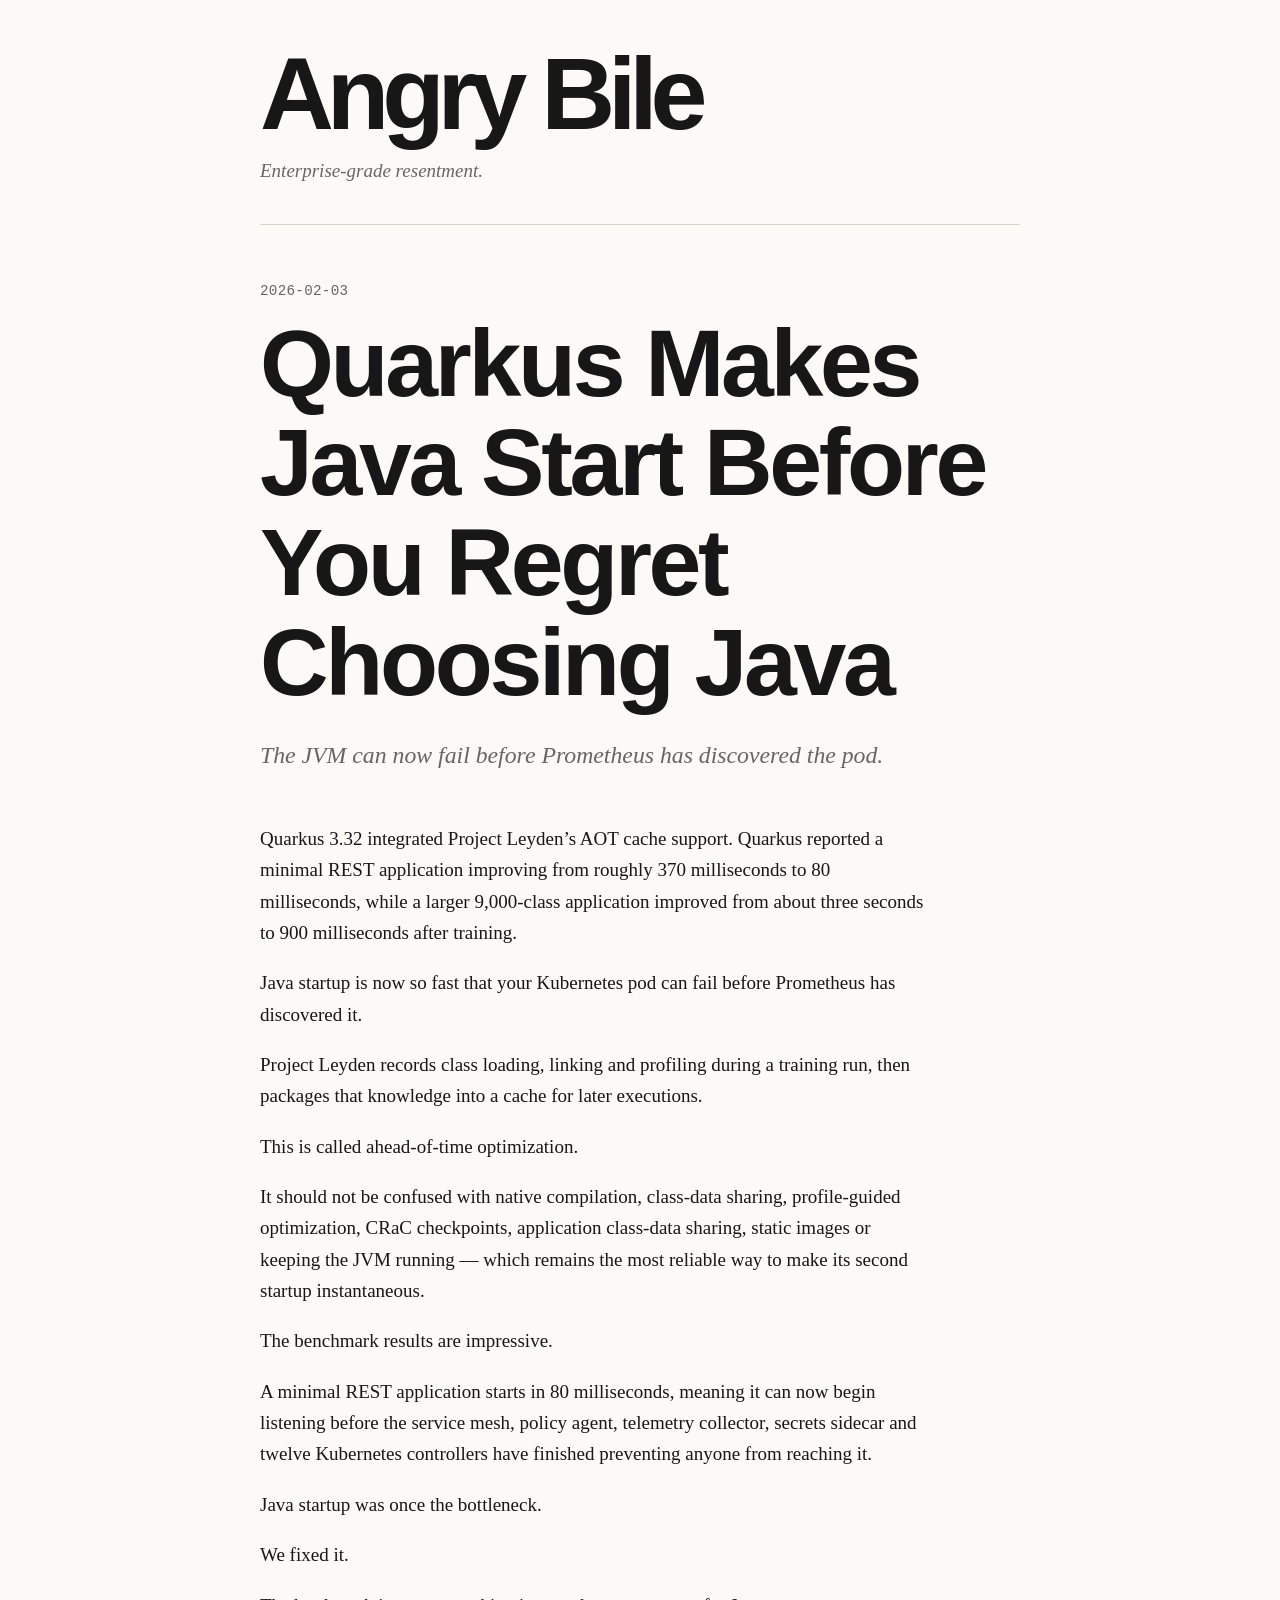
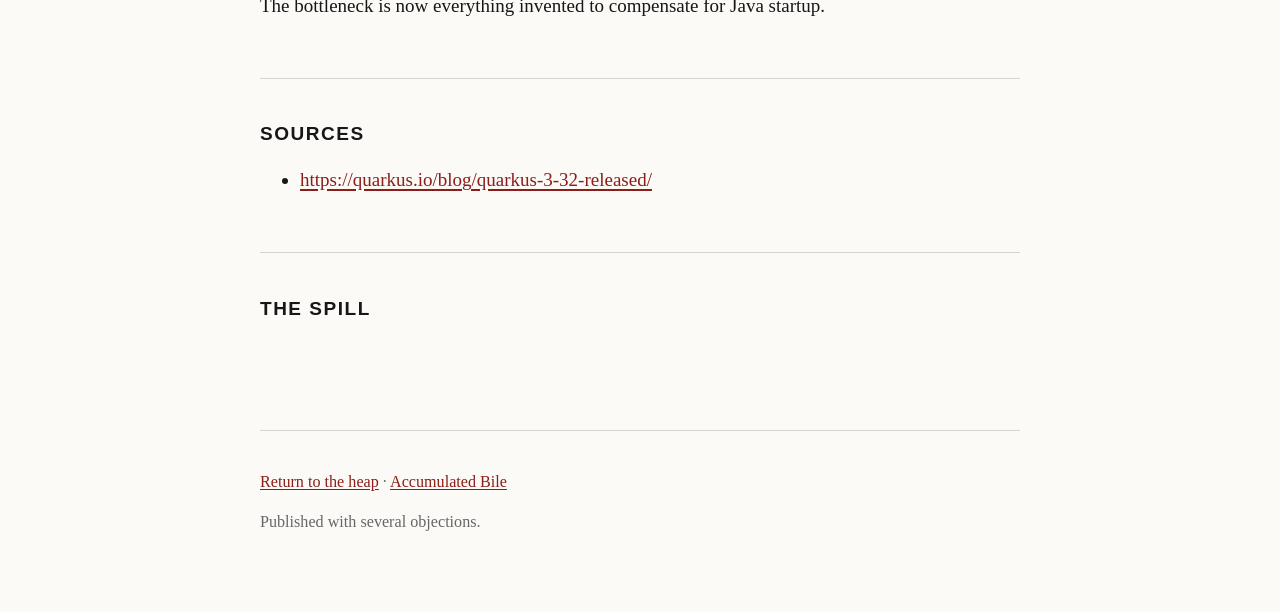
<file: posts/quarkus-starts-before-regret/index.html>
<!doctype html>
<html lang="en">
<head>
  <meta charset="utf-8">
  <meta name="viewport" content="width=device-width, initial-scale=1">
  <title>Quarkus Makes Java Start Before You Regret Choosing Java</title>
  <meta name="description" content="The JVM can now fail before Prometheus has discovered the pod.">
  <link rel="canonical" href="https://angrybile.github.io/posts/quarkus-starts-before-regret/">
  <meta property="og:title" content="Quarkus Makes Java Start Before You Regret Choosing Java">
  <meta property="og:description" content="The JVM can now fail before Prometheus has discovered the pod.">
  <meta property="og:url" content="https://angrybile.github.io/posts/quarkus-starts-before-regret/">
  <meta property="og:type" content="website">
  <link rel="icon" href="/images/favicon.svg" type="image/svg+xml">
  <link rel="icon" href="/images/favicon.ico" sizes="32x32">
  <link rel="apple-touch-icon" href="/images/apple-touch-icon.png">
  <link rel="alternate" type="application/rss+xml" title="Angry Bile RSS" href="/rss.xml">
  <link rel="stylesheet" href="/styles.css">
</head>
<body>
<header class="site-header compact"><a class="brand" href="/">Angry Bile</a><p>Enterprise-grade resentment.</p></header>
<main>
<article class="post">
  <time datetime="2026-02-03">2026-02-03</time>
  <h1>Quarkus Makes Java Start Before You Regret Choosing Java</h1>
  <p class="dek">The JVM can now fail before Prometheus has discovered the pod.</p>
  <div class="prose"><p>Quarkus 3.32 integrated Project Leyden’s AOT cache support. Quarkus reported a minimal REST application improving from roughly 370 milliseconds to 80 milliseconds, while a larger 9,000-class application improved from about three seconds to 900 milliseconds after training.</p>
<p>Java startup is now so fast that your Kubernetes pod can fail before Prometheus has discovered it.</p>
<p>Project Leyden records class loading, linking and profiling during a training run, then packages that knowledge into a cache for later executions.</p>
<p>This is called ahead-of-time optimization.</p>
<p>It should not be confused with native compilation, class-data sharing, profile-guided optimization, CRaC checkpoints, application class-data sharing, static images or keeping the JVM running — which remains the most reliable way to make its second startup instantaneous.</p>
<p>The benchmark results are impressive.</p>
<p>A minimal REST application starts in 80 milliseconds, meaning it can now begin listening before the service mesh, policy agent, telemetry collector, secrets sidecar and twelve Kubernetes controllers have finished preventing anyone from reaching it.</p>
<p>Java startup was once the bottleneck.</p>
<p>We fixed it.</p>
<p>The bottleneck is now everything invented to compensate for Java startup.</p>
</div>
  <aside class="sources"><h2>Sources</h2><ul><li><a href="https://quarkus.io/blog/quarkus-3-32-released/" rel="noreferrer">https://quarkus.io/blog/quarkus-3-32-released/</a></li></ul></aside>
</article>
<section class="comments"><h2>The Spill</h2>
<script src="https://giscus.app/client.js" data-repo="angrybile/angrybile.github.io" data-repo-id="R_kgDOTqkPIg" data-category="Announcements" data-category-id="DIC_kwDOTqkPIs4DCevw" data-mapping="pathname" data-strict="1" data-reactions-enabled="1" data-emit-metadata="0" data-input-position="top" data-theme="preferred_color_scheme" data-lang="en" crossorigin="anonymous" async></script>
</section>
</main>
<footer><a href="/">Return to the heap</a> · <a href="/archive/">Accumulated Bile</a><p>Published with several objections.</p></footer>

</body>
</html>
</file>
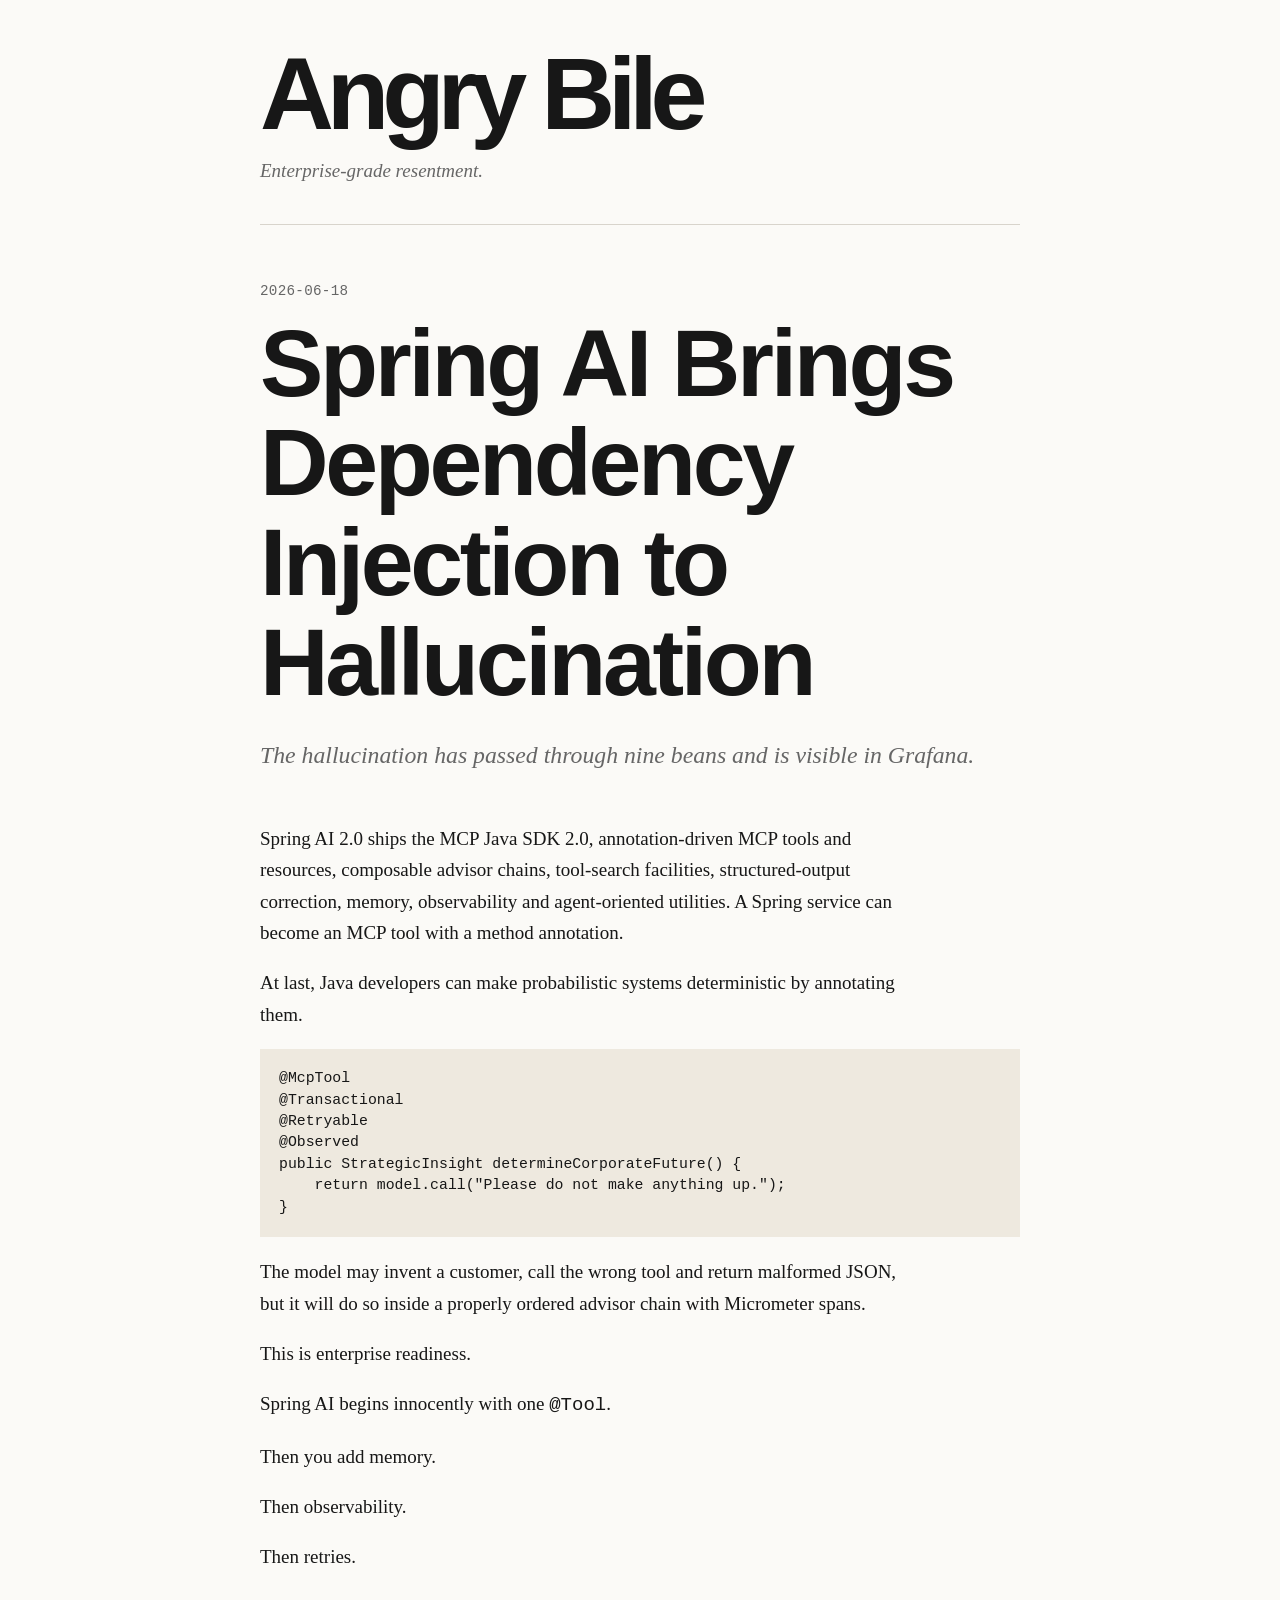
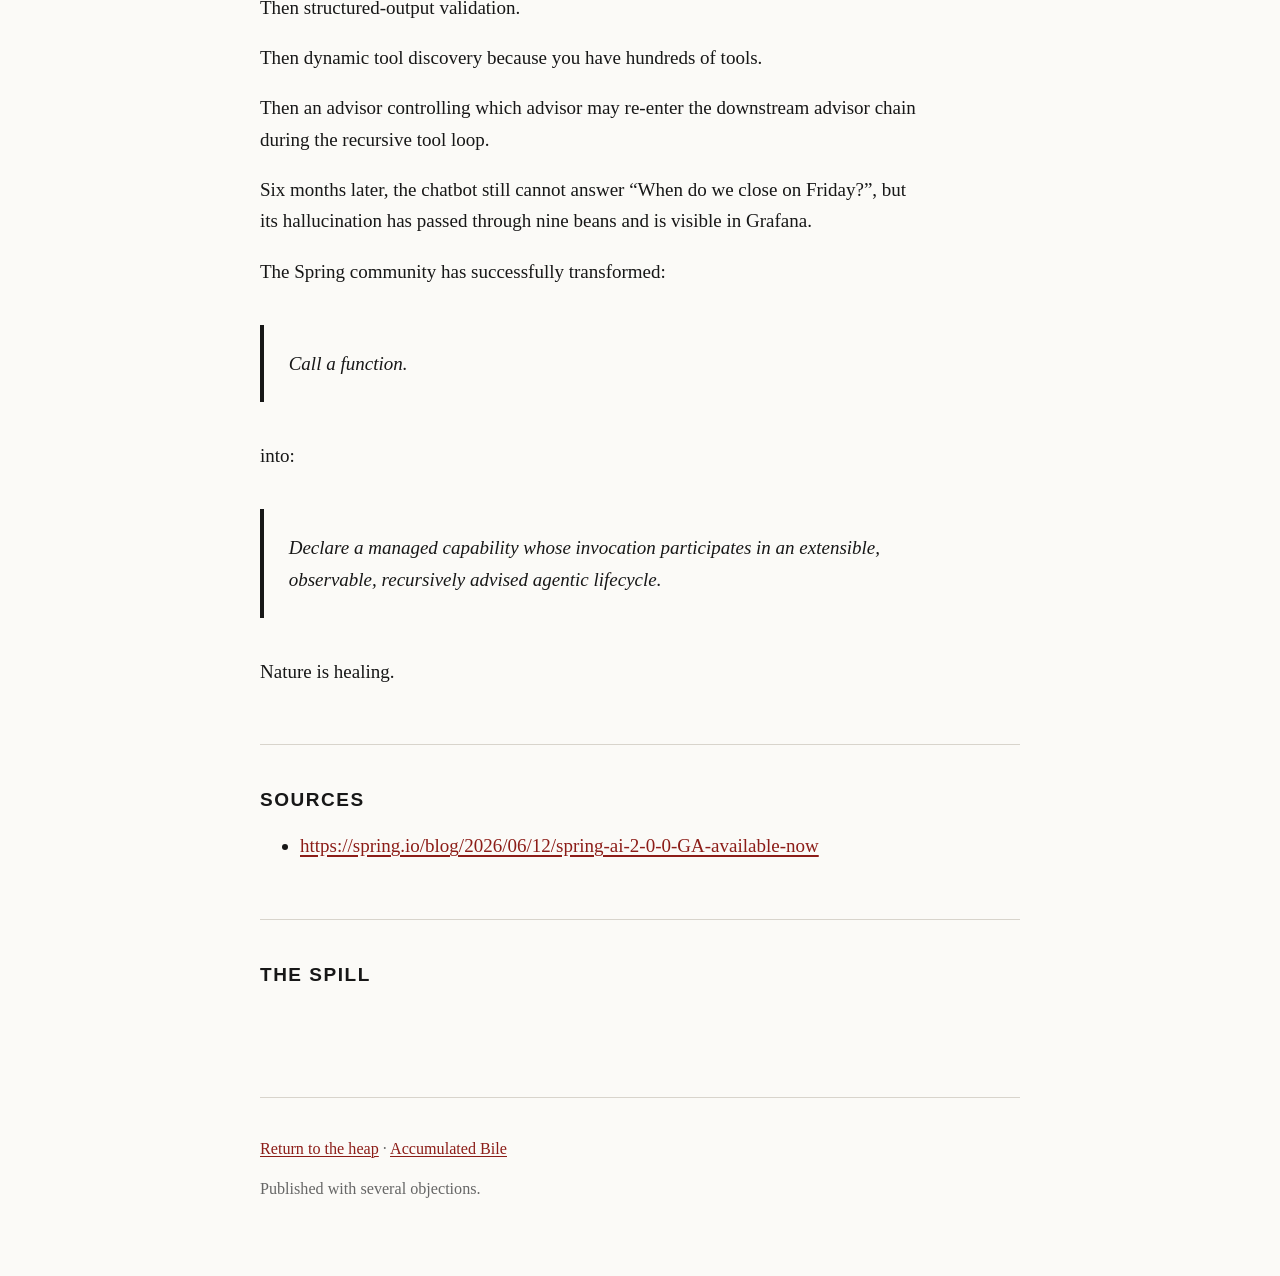
<file: posts/spring-ai-dependency-injection-hallucination/index.html>
<!doctype html>
<html lang="en">
<head>
  <meta charset="utf-8">
  <meta name="viewport" content="width=device-width, initial-scale=1">
  <title>Spring AI Brings Dependency Injection to Hallucination</title>
  <meta name="description" content="The hallucination has passed through nine beans and is visible in Grafana.">
  <link rel="canonical" href="https://angrybile.github.io/posts/spring-ai-dependency-injection-hallucination/">
  <meta property="og:title" content="Spring AI Brings Dependency Injection to Hallucination">
  <meta property="og:description" content="The hallucination has passed through nine beans and is visible in Grafana.">
  <meta property="og:url" content="https://angrybile.github.io/posts/spring-ai-dependency-injection-hallucination/">
  <meta property="og:type" content="website">
  <link rel="icon" href="/images/favicon.svg" type="image/svg+xml">
  <link rel="icon" href="/images/favicon.ico" sizes="32x32">
  <link rel="apple-touch-icon" href="/images/apple-touch-icon.png">
  <link rel="alternate" type="application/rss+xml" title="Angry Bile RSS" href="/rss.xml">
  <link rel="stylesheet" href="/styles.css">
</head>
<body>
<header class="site-header compact"><a class="brand" href="/">Angry Bile</a><p>Enterprise-grade resentment.</p></header>
<main>
<article class="post">
  <time datetime="2026-06-18">2026-06-18</time>
  <h1>Spring AI Brings Dependency Injection to Hallucination</h1>
  <p class="dek">The hallucination has passed through nine beans and is visible in Grafana.</p>
  <div class="prose"><p>Spring AI 2.0 ships the MCP Java SDK 2.0, annotation-driven MCP tools and resources, composable advisor chains, tool-search facilities, structured-output correction, memory, observability and agent-oriented utilities. A Spring service can become an MCP tool with a method annotation.</p>
<p>At last, Java developers can make probabilistic systems deterministic by annotating them.</p>
<pre><code class="language-java">@McpTool
@Transactional
@Retryable
@Observed
public StrategicInsight determineCorporateFuture() {
    return model.call(&quot;Please do not make anything up.&quot;);
}
</code></pre>
<p>The model may invent a customer, call the wrong tool and return malformed JSON, but it will do so inside a properly ordered advisor chain with Micrometer spans.</p>
<p>This is enterprise readiness.</p>
<p>Spring AI begins innocently with one <code>@Tool</code>.</p>
<p>Then you add memory.</p>
<p>Then observability.</p>
<p>Then retries.</p>
<p>Then structured-output validation.</p>
<p>Then dynamic tool discovery because you have hundreds of tools.</p>
<p>Then an advisor controlling which advisor may re-enter the downstream advisor chain during the recursive tool loop.</p>
<p>Six months later, the chatbot still cannot answer “When do we close on Friday?”, but its hallucination has passed through nine beans and is visible in Grafana.</p>
<p>The Spring community has successfully transformed:</p>
<blockquote>
<p>Call a function.</p>
</blockquote>
<p>into:</p>
<blockquote>
<p>Declare a managed capability whose invocation participates in an extensible, observable, recursively advised agentic lifecycle.</p>
</blockquote>
<p>Nature is healing.</p>
</div>
  <aside class="sources"><h2>Sources</h2><ul><li><a href="https://spring.io/blog/2026/06/12/spring-ai-2-0-0-GA-available-now" rel="noreferrer">https://spring.io/blog/2026/06/12/spring-ai-2-0-0-GA-available-now</a></li></ul></aside>
</article>
<section class="comments"><h2>The Spill</h2>
<script src="https://giscus.app/client.js" data-repo="angrybile/angrybile.github.io" data-repo-id="R_kgDOTqkPIg" data-category="Announcements" data-category-id="DIC_kwDOTqkPIs4DCevw" data-mapping="pathname" data-strict="1" data-reactions-enabled="1" data-emit-metadata="0" data-input-position="top" data-theme="preferred_color_scheme" data-lang="en" crossorigin="anonymous" async></script>
</section>
</main>
<footer><a href="/">Return to the heap</a> · <a href="/archive/">Accumulated Bile</a><p>Published with several objections.</p></footer>

</body>
</html>
</file>
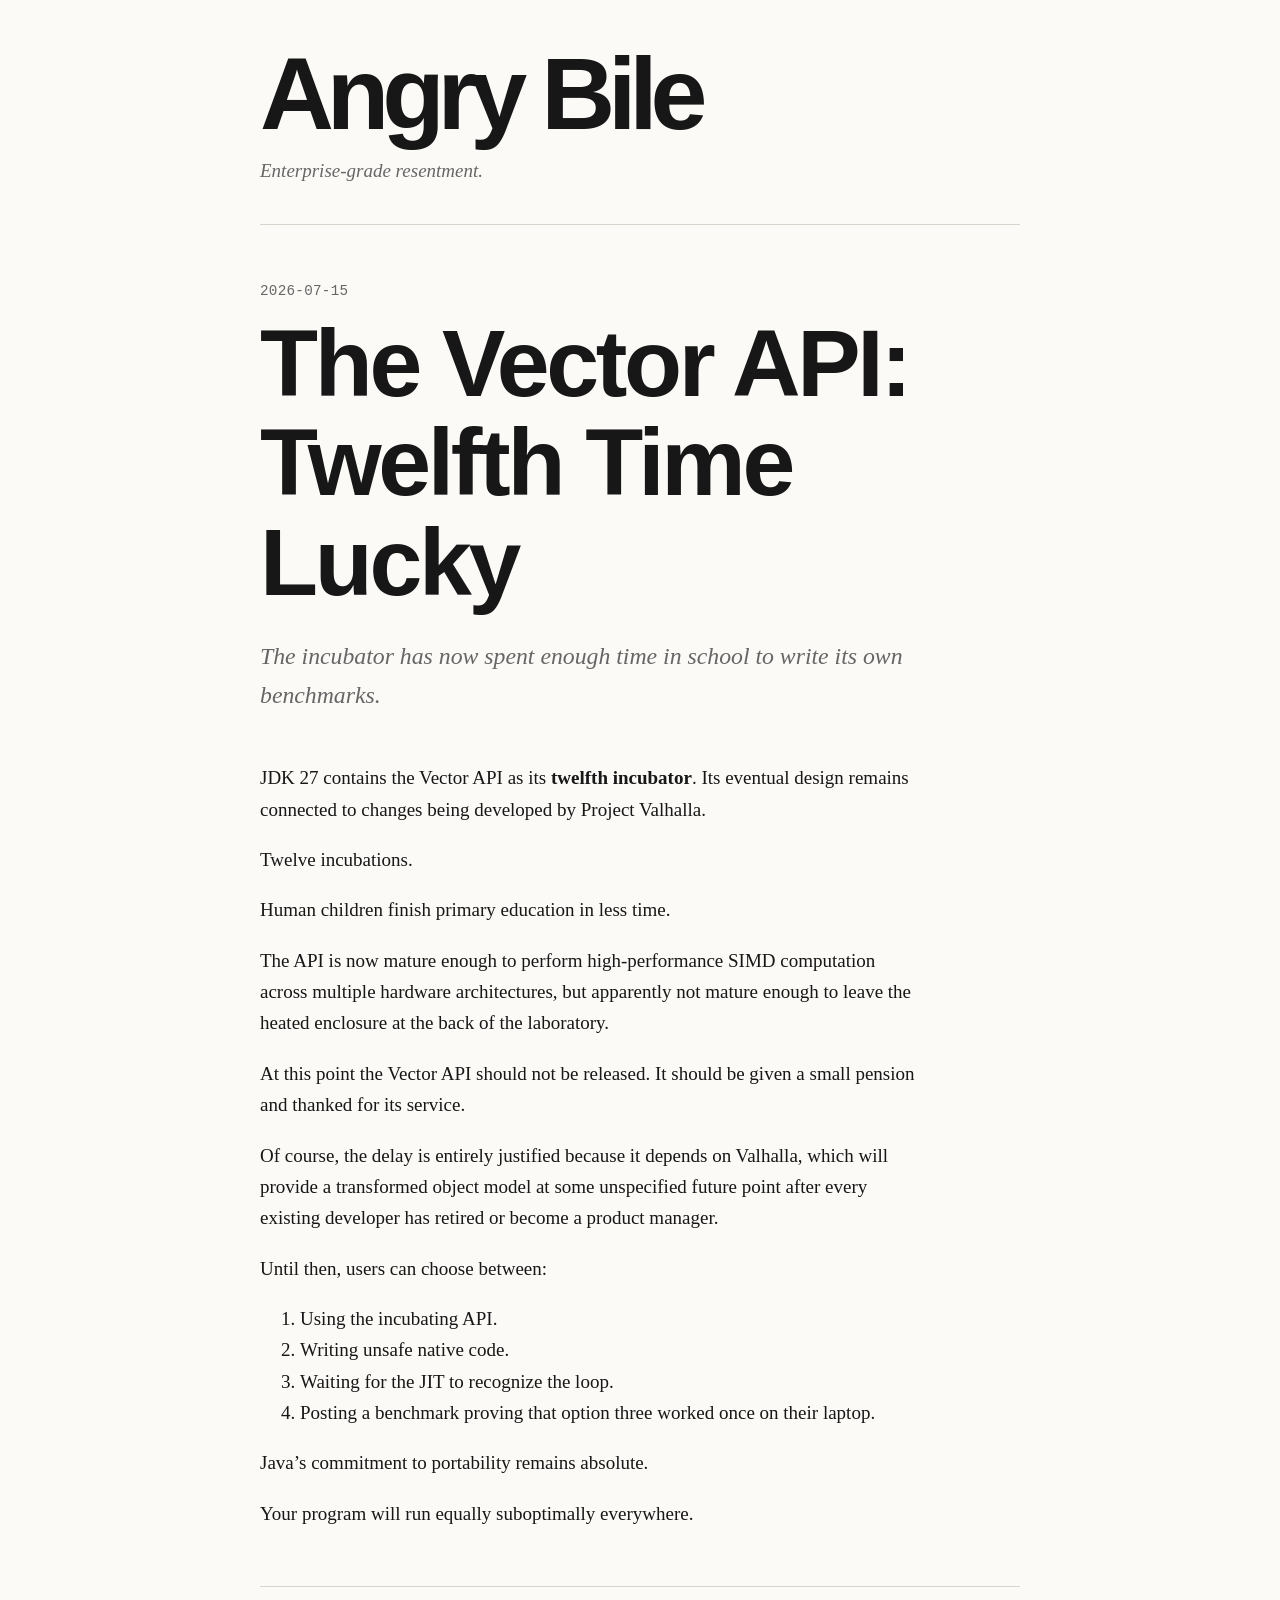
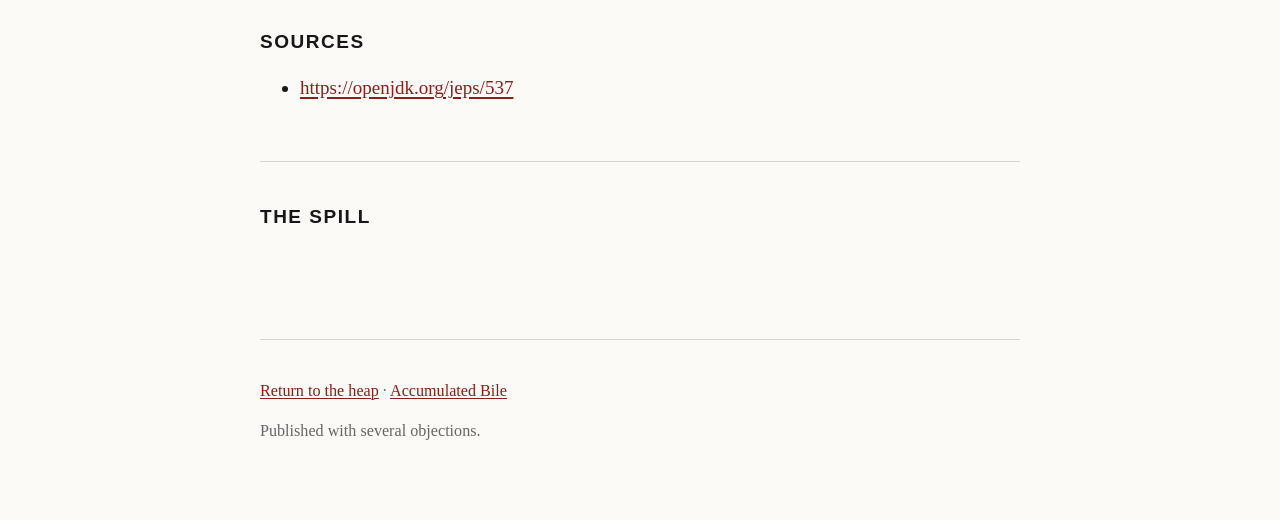
<file: posts/vector-api-twelfth-time-lucky/index.html>
<!doctype html>
<html lang="en">
<head>
  <meta charset="utf-8">
  <meta name="viewport" content="width=device-width, initial-scale=1">
  <title>The Vector API: Twelfth Time Lucky</title>
  <meta name="description" content="The incubator has now spent enough time in school to write its own benchmarks.">
  <link rel="canonical" href="https://angrybile.github.io/posts/vector-api-twelfth-time-lucky/">
  <meta property="og:title" content="The Vector API: Twelfth Time Lucky">
  <meta property="og:description" content="The incubator has now spent enough time in school to write its own benchmarks.">
  <meta property="og:url" content="https://angrybile.github.io/posts/vector-api-twelfth-time-lucky/">
  <meta property="og:type" content="website">
  <link rel="icon" href="/images/favicon.svg" type="image/svg+xml">
  <link rel="icon" href="/images/favicon.ico" sizes="32x32">
  <link rel="apple-touch-icon" href="/images/apple-touch-icon.png">
  <link rel="alternate" type="application/rss+xml" title="Angry Bile RSS" href="/rss.xml">
  <link rel="stylesheet" href="/styles.css">
</head>
<body>
<header class="site-header compact"><a class="brand" href="/">Angry Bile</a><p>Enterprise-grade resentment.</p></header>
<main>
<article class="post">
  <time datetime="2026-07-15">2026-07-15</time>
  <h1>The Vector API: Twelfth Time Lucky</h1>
  <p class="dek">The incubator has now spent enough time in school to write its own benchmarks.</p>
  <div class="prose"><p>JDK 27 contains the Vector API as its <strong>twelfth incubator</strong>. Its eventual design remains connected to changes being developed by Project Valhalla.</p>
<p>Twelve incubations.</p>
<p>Human children finish primary education in less time.</p>
<p>The API is now mature enough to perform high-performance SIMD computation across multiple hardware architectures, but apparently not mature enough to leave the heated enclosure at the back of the laboratory.</p>
<p>At this point the Vector API should not be released. It should be given a small pension and thanked for its service.</p>
<p>Of course, the delay is entirely justified because it depends on Valhalla, which will provide a transformed object model at some unspecified future point after every existing developer has retired or become a product manager.</p>
<p>Until then, users can choose between:</p>
<ol>
<li>Using the incubating API.</li>
<li>Writing unsafe native code.</li>
<li>Waiting for the JIT to recognize the loop.</li>
<li>Posting a benchmark proving that option three worked once on their laptop.</li>
</ol>
<p>Java’s commitment to portability remains absolute.</p>
<p>Your program will run equally suboptimally everywhere.</p>
</div>
  <aside class="sources"><h2>Sources</h2><ul><li><a href="https://openjdk.org/jeps/537" rel="noreferrer">https://openjdk.org/jeps/537</a></li></ul></aside>
</article>
<section class="comments"><h2>The Spill</h2>
<script src="https://giscus.app/client.js" data-repo="angrybile/angrybile.github.io" data-repo-id="R_kgDOTqkPIg" data-category="Announcements" data-category-id="DIC_kwDOTqkPIs4DCevw" data-mapping="pathname" data-strict="1" data-reactions-enabled="1" data-emit-metadata="0" data-input-position="top" data-theme="preferred_color_scheme" data-lang="en" crossorigin="anonymous" async></script>
</section>
</main>
<footer><a href="/">Return to the heap</a> · <a href="/archive/">Accumulated Bile</a><p>Published with several objections.</p></footer>

</body>
</html>
</file>
<file: styles.css>
:root{color-scheme:light dark;--bg:#fbfaf7;--fg:#171717;--muted:#666;--line:#d8d4cc;--link:#8c1d18;--code:#eee9df}
@media(prefers-color-scheme:dark){:root{--bg:#111;--fg:#e9e6df;--muted:#aaa;--line:#353535;--link:#ff8d80;--code:#222}}
*{box-sizing:border-box}html{font-size:19px}body{margin:0;background:var(--bg);color:var(--fg);font-family:Georgia,'Times New Roman',serif;line-height:1.65}a{color:var(--link);text-decoration-thickness:.08em;text-underline-offset:.15em}header,main,footer{width:min(760px,calc(100% - 2rem));margin-inline:auto}.site-header{padding:4.5rem 0 2rem;border-bottom:1px solid var(--line)}.site-header.compact{padding-top:2.5rem}.brand{font:bold clamp(2.6rem,8vw,5.6rem)/.9 Arial,sans-serif;letter-spacing:-.07em;text-decoration:none;color:var(--fg)}.site-header p{color:var(--muted);font-style:italic;margin:.8rem 0 0}main{padding:2.5rem 0 5rem}.intro{font-size:1.2rem}.post-card{padding:1.8rem 0;border-bottom:1px solid var(--line)}time{font:0.75rem/1.3 ui-monospace,SFMono-Regular,Menlo,monospace;color:var(--muted);letter-spacing:.02em}.post-card h2,.post h1{font-family:Arial,sans-serif;letter-spacing:-.035em;line-height:1.05}.post-card h2{font-size:2rem;margin:.35rem 0}.post-card h2 a{text-decoration:none;color:var(--fg)}.post h1{font-size:clamp(2.5rem,8vw,5rem);margin:.5rem 0 1rem}.dek{font-size:1.25rem;color:var(--muted);font-style:italic}.prose{margin-top:2.5rem}.prose p,.prose li{max-width:70ch}.prose blockquote{margin:2rem 0;padding:.2rem 0 .2rem 1.3rem;border-left:4px solid var(--fg);font-style:italic}.prose pre{overflow:auto;padding:1rem;background:var(--code);font-size:.78rem;line-height:1.45}.prose code{font-family:ui-monospace,SFMono-Regular,Menlo,monospace}.sources,.comments{margin-top:3rem;padding-top:1.5rem;border-top:1px solid var(--line)}.sources h2,.comments h2{font:700 1rem Arial,sans-serif;text-transform:uppercase;letter-spacing:.08em}.sources li{overflow-wrap:anywhere}.archive{list-style:none;padding:0}.archive li{padding:.55rem 0;border-bottom:1px solid var(--line)}.archive time{display:inline-block;width:7rem}footer{padding:2rem 0 4rem;border-top:1px solid var(--line);font-size:.85rem;color:var(--muted)}footer p{margin:.7rem 0 0}@media(max-width:560px){html{font-size:17px}.site-header{padding-top:2.5rem}.archive time{display:block;width:auto}}
</file>
